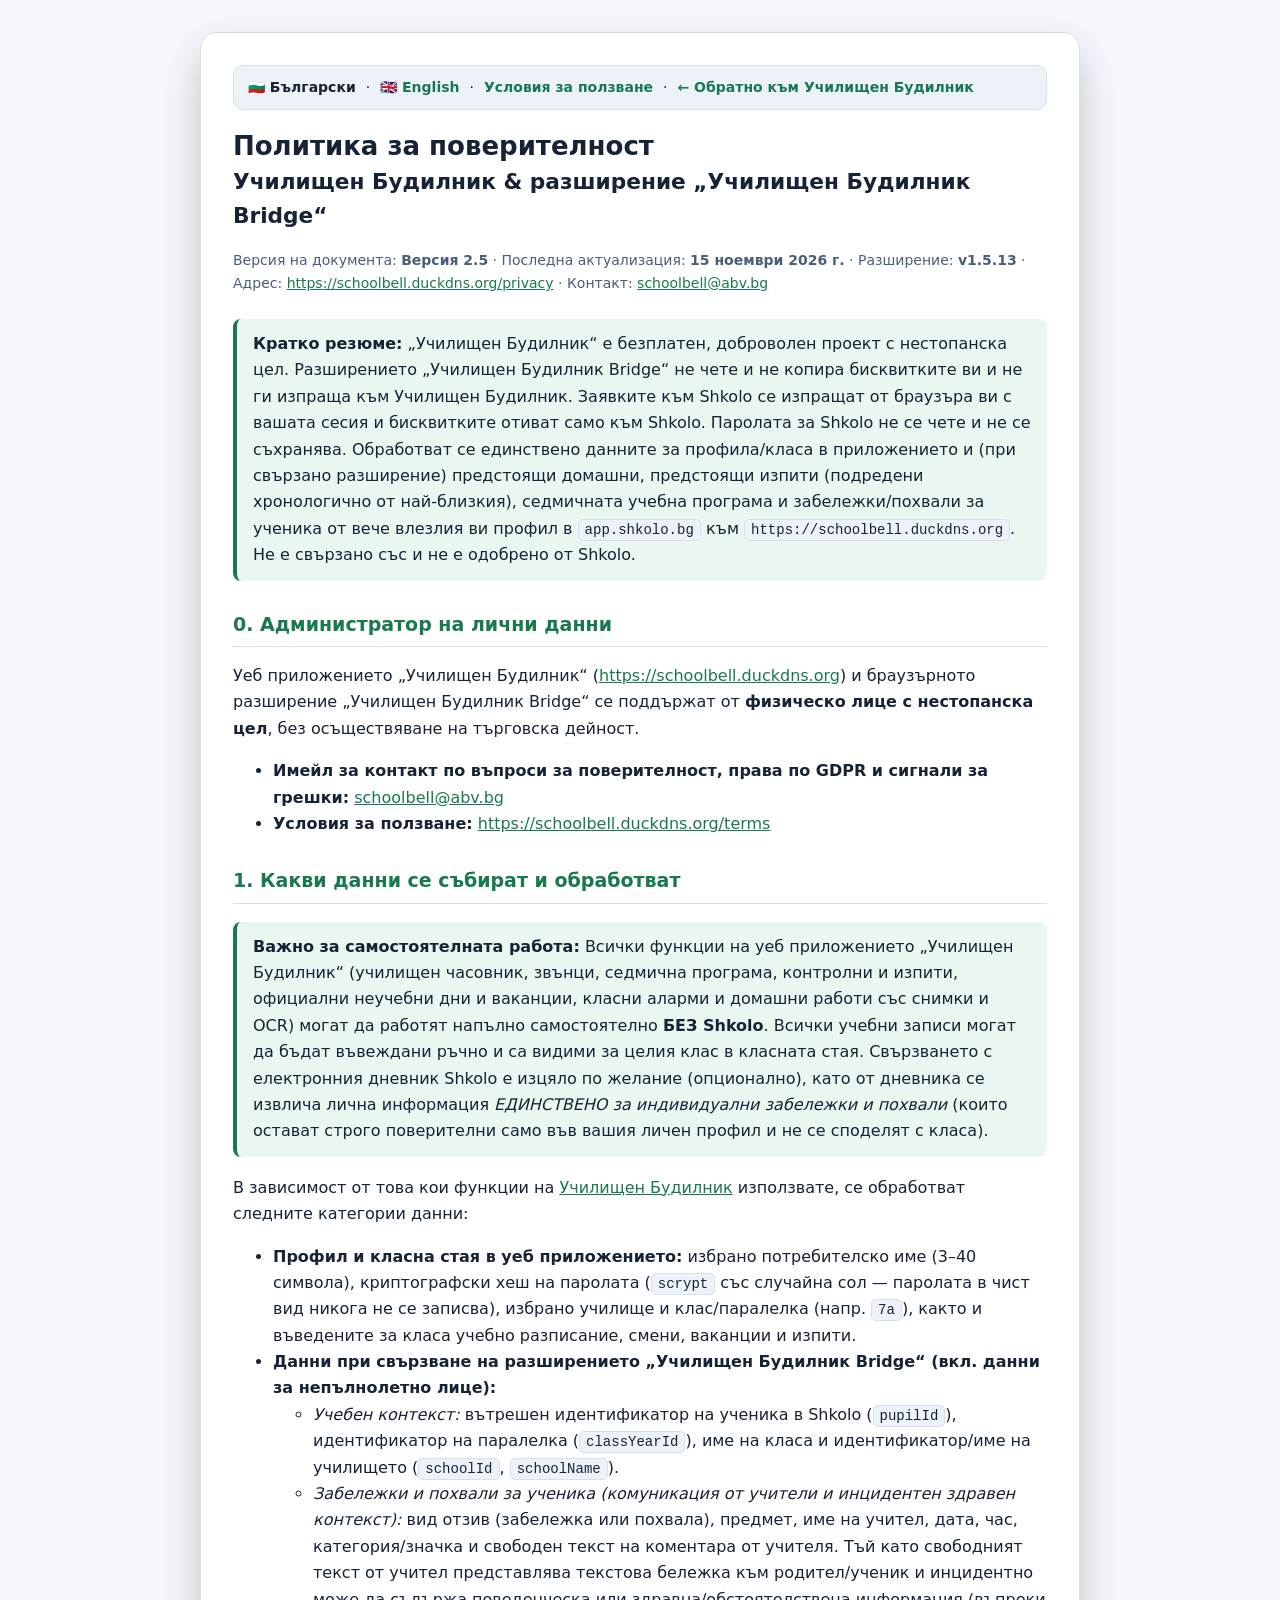
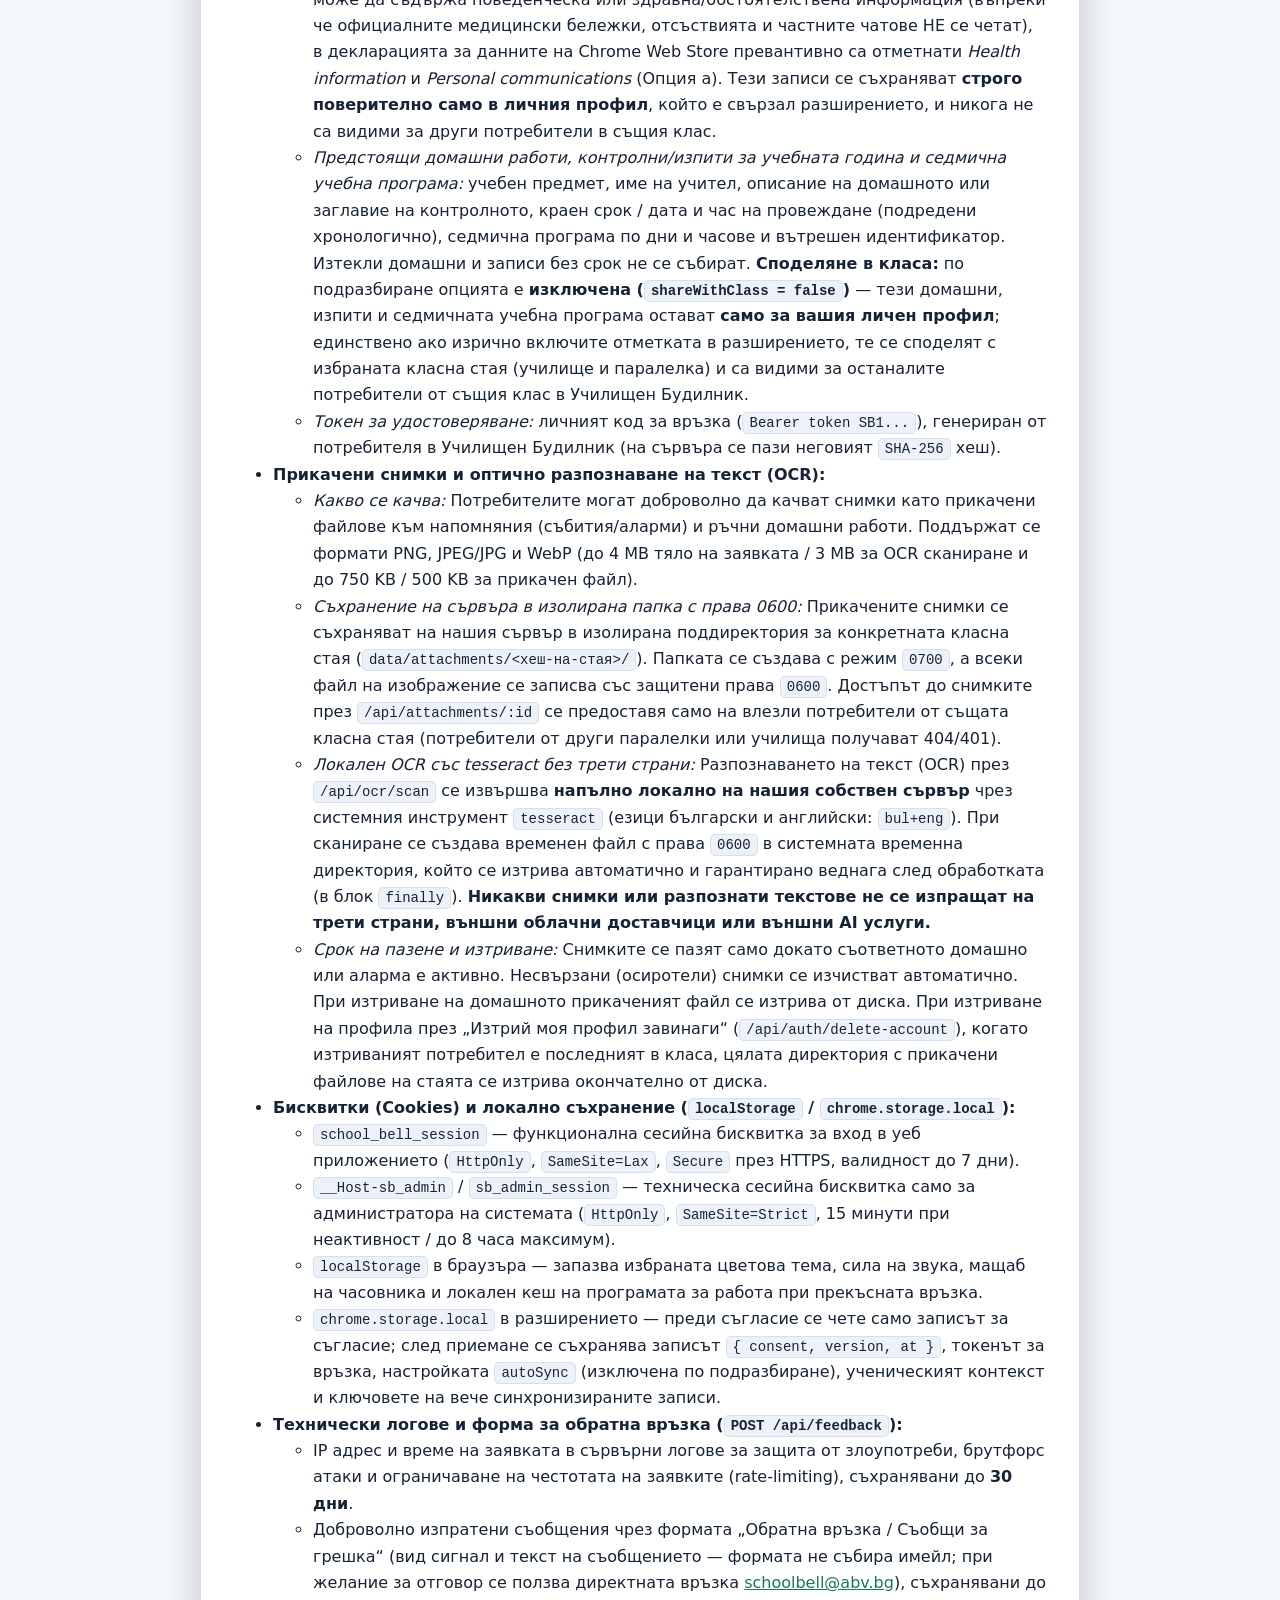
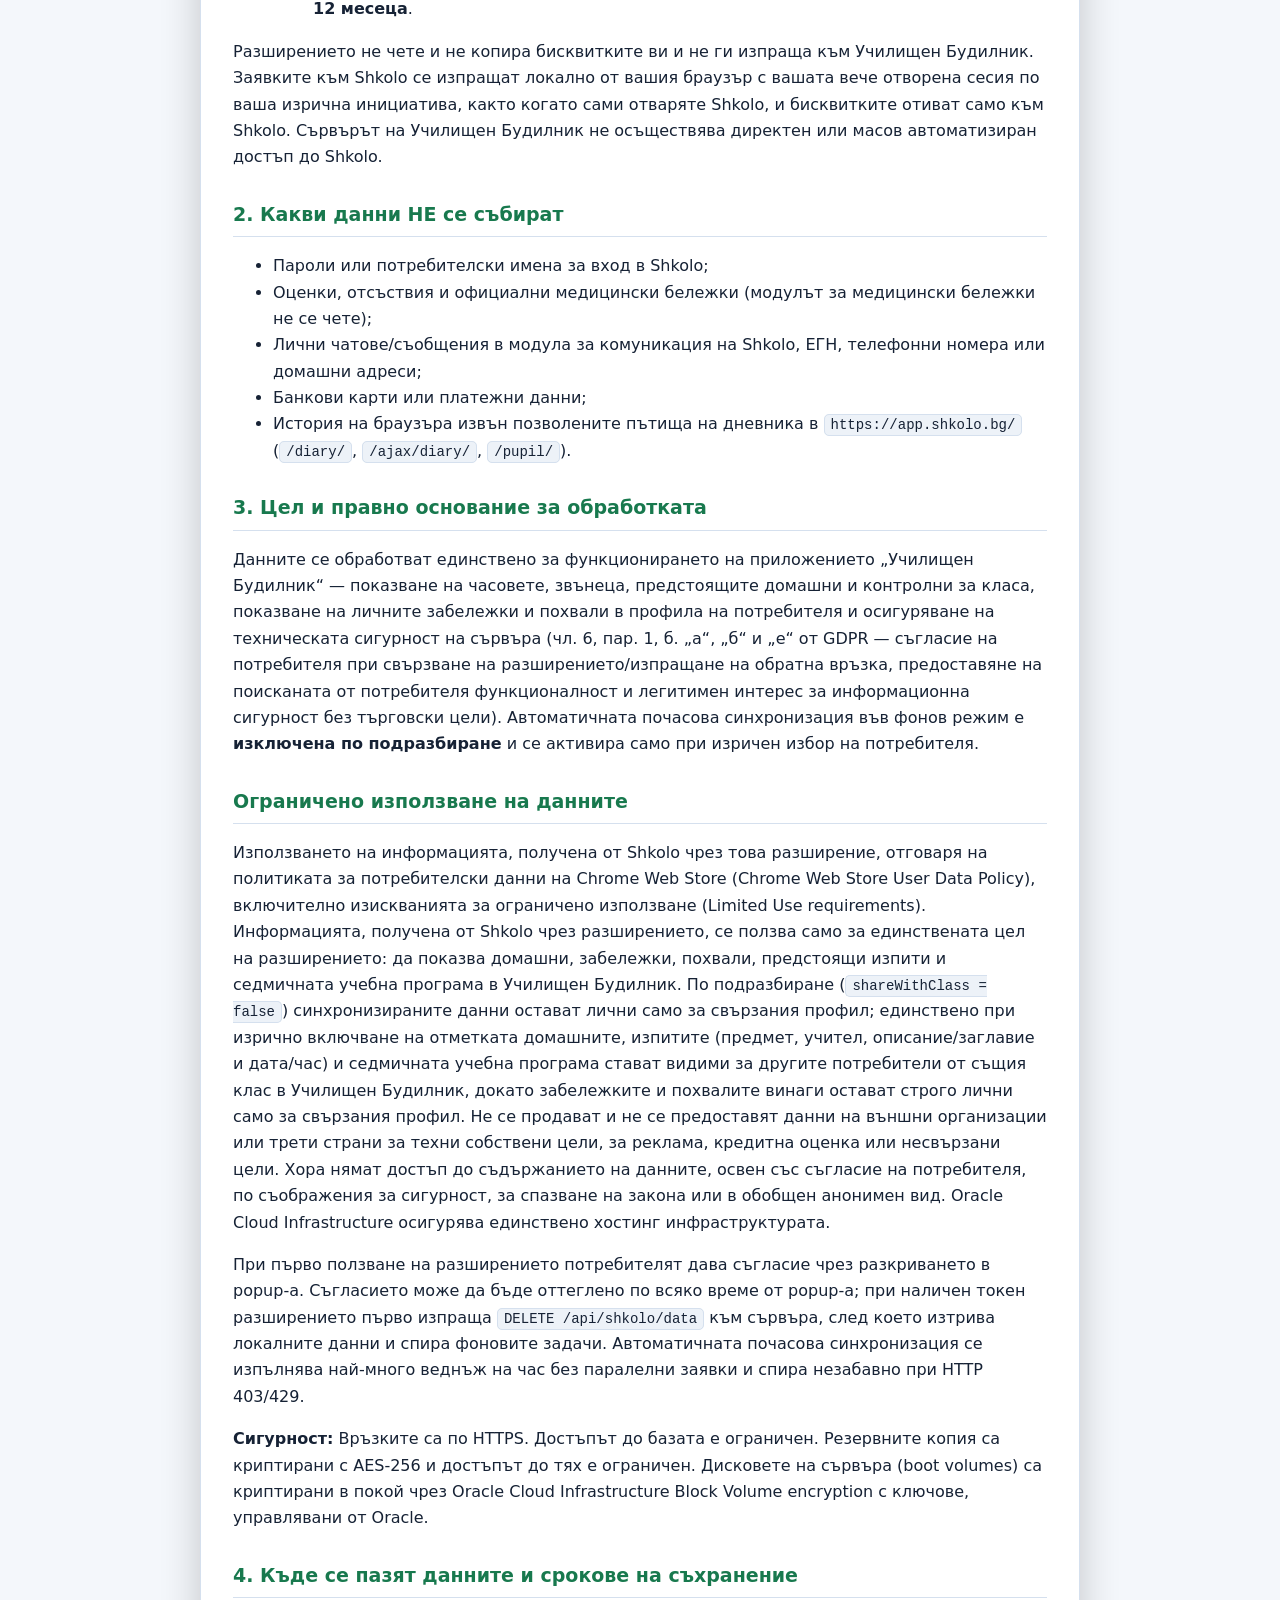
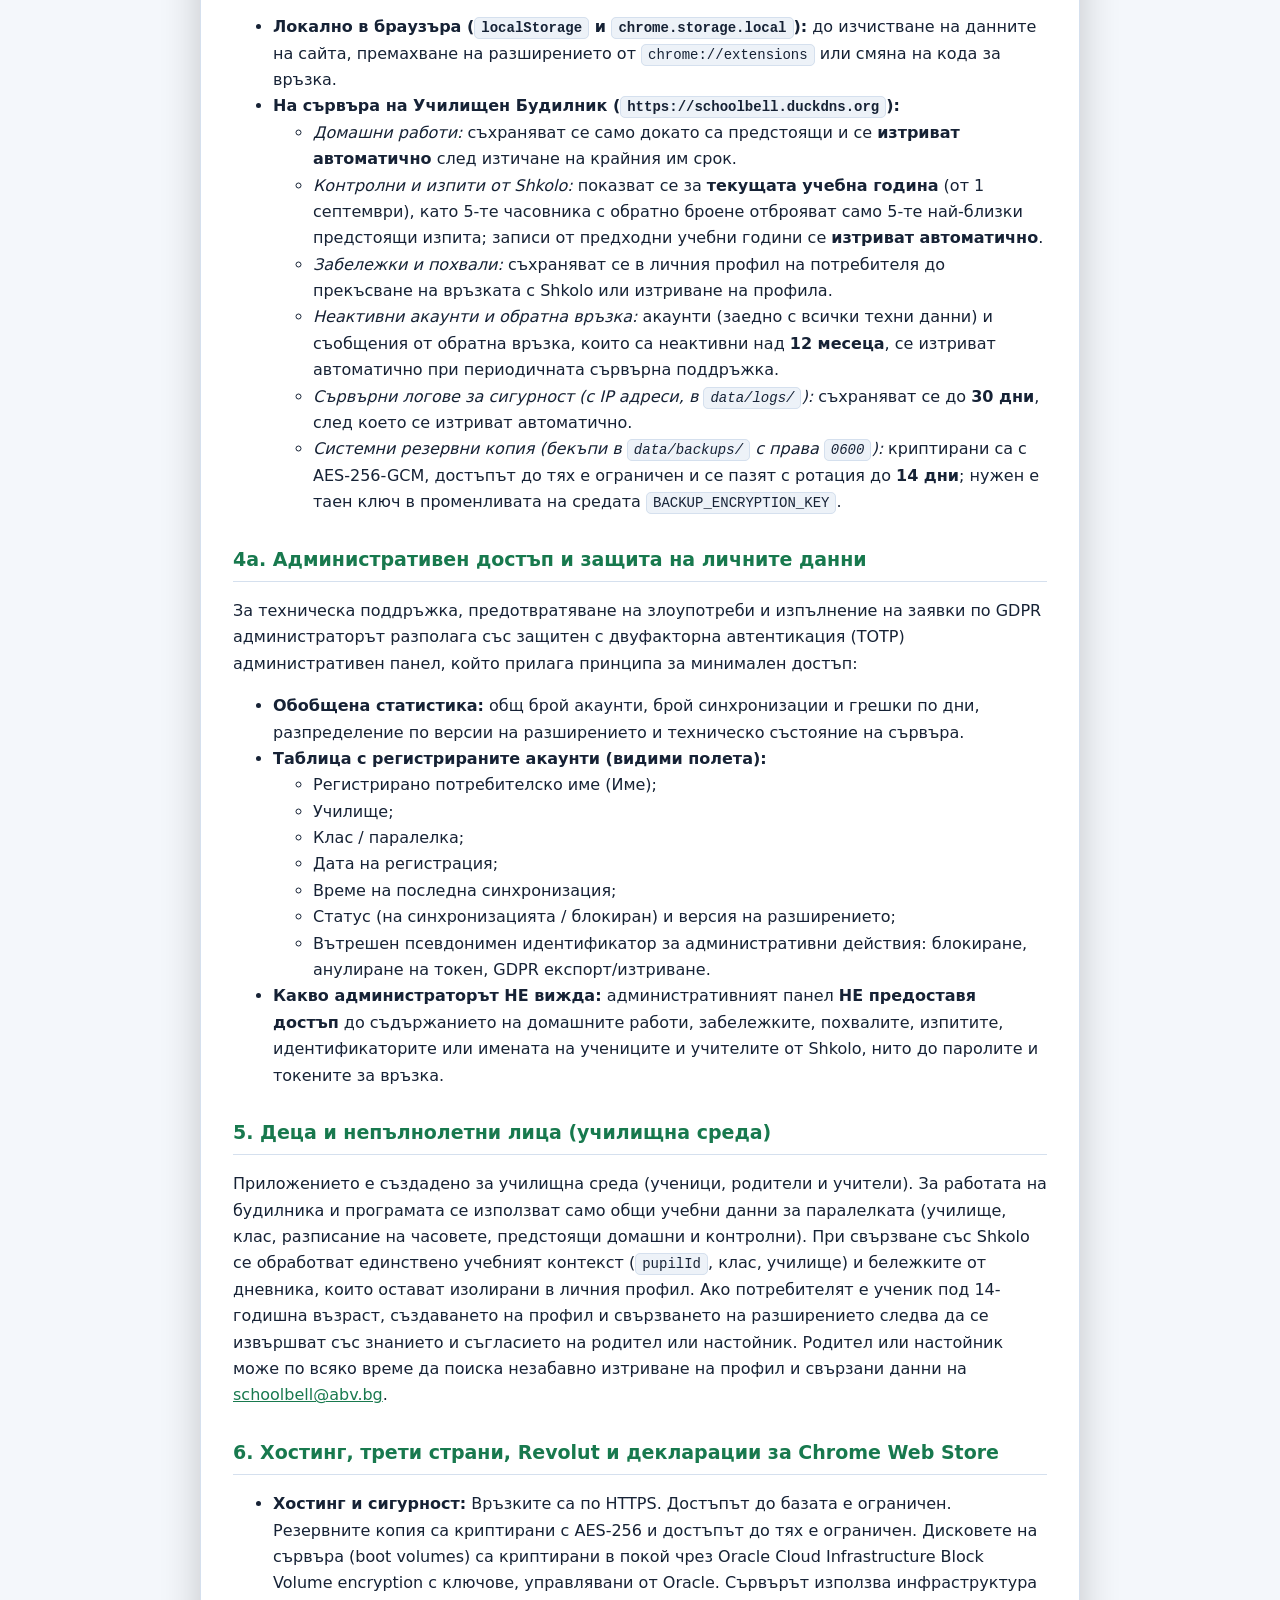
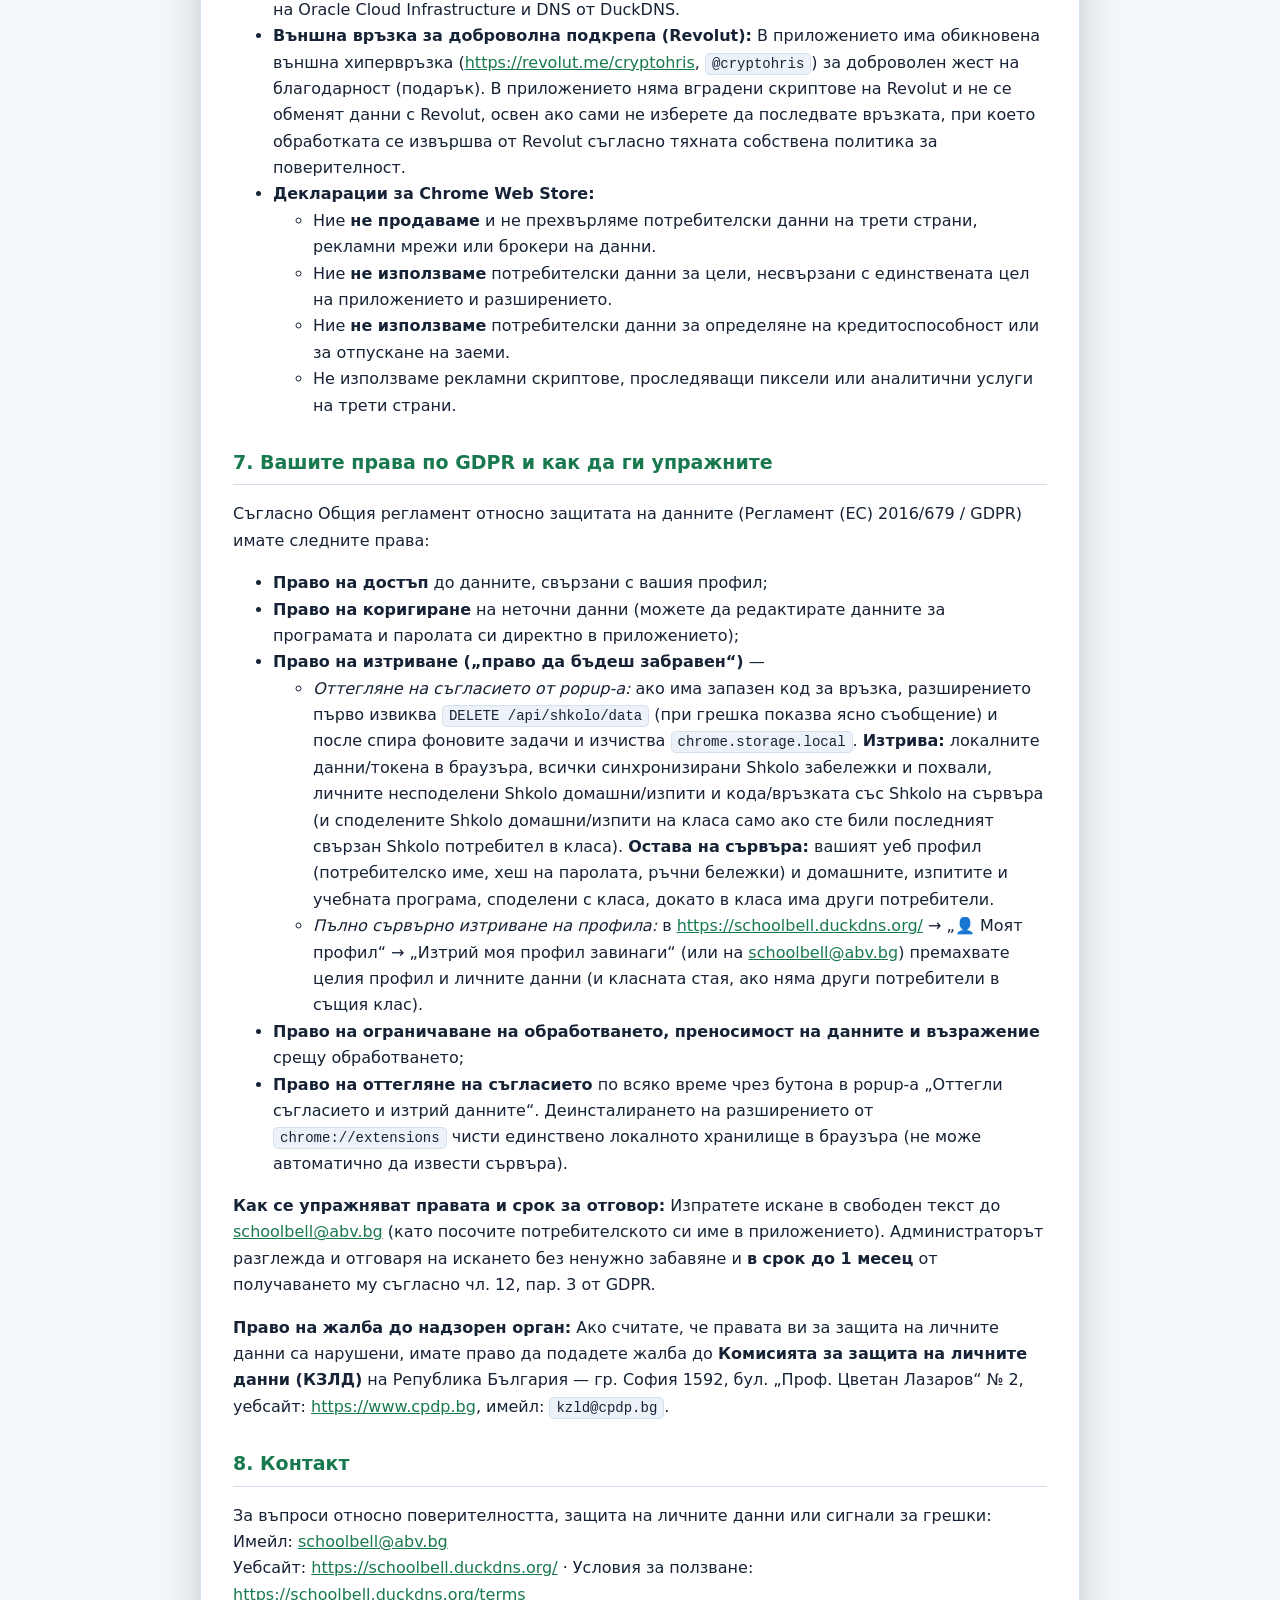
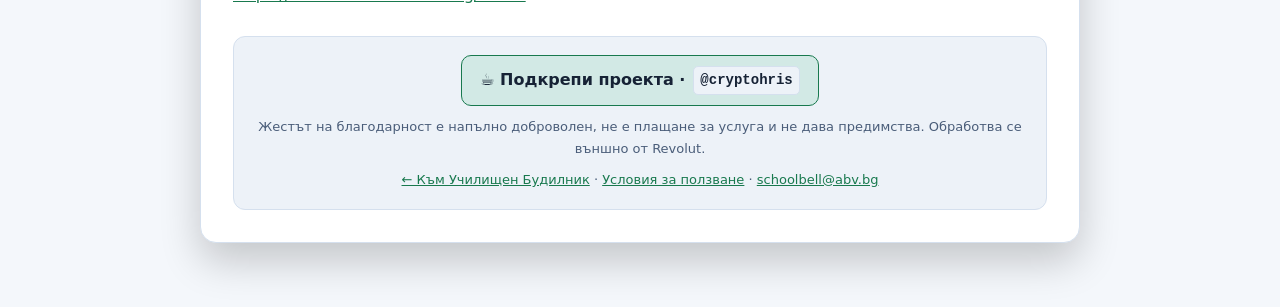
<file: privacy.html>
<!doctype html>
<html lang="bg">
<head>
  <meta charset="utf-8">
  <meta name="viewport" content="width=device-width, initial-scale=1">
  <title>Политика за поверителност · Училищен Будилник &amp; Shkolo Bridge</title>
  <style>
    :root {
      color-scheme: dark light;
      --bg: #0d1420;
      --card: #152033;
      --border: #2a3a52;
      --text: #eef4ff;
      --muted: #a6b8d0;
      --accent: #38b27b;
      --code-bg: #0b111b;
    }
    @media (prefers-color-scheme: light) {
      :root {
        --bg: #f4f7fb;
        --card: #ffffff;
        --border: #d5e0ee;
        --text: #162235;
        --muted: #4a5d79;
        --accent: #18794e;
        --code-bg: #edf2f8;
      }
    }
    * { box-sizing: border-box; }
    body {
      margin: 0;
      padding: 32px 16px 64px;
      background: var(--bg);
      color: var(--text);
      font: 16px/1.65 system-ui, -apple-system, "Segoe UI", Roboto, sans-serif;
    }
    .container {
      max-width: 880px;
      margin: 0 auto;
      background: var(--card);
      border: 1px solid var(--border);
      border-radius: 16px;
      padding: 32px;
      box-shadow: 0 18px 40px rgba(0, 0, 0, .2);
      overflow-wrap: anywhere;
      word-break: break-word;
    }
    h1 { margin-top: 0; font-size: 26px; line-height: 1.3; }
    h2 { margin-top: 28px; font-size: 19px; color: var(--accent); border-bottom: 1px solid var(--border); padding-bottom: 6px; }
    p, li { color: var(--text); }
    .meta { color: var(--muted); font-size: 14px; margin-bottom: 24px; }
    .notice {
      background: rgba(56, 178, 123, .1);
      border-left: 4px solid var(--accent);
      padding: 12px 16px;
      border-radius: 8px;
      margin: 18px 0;
    }
    code {
      background: var(--code-bg);
      border: 1px solid var(--border);
      padding: 2px 6px;
      border-radius: 5px;
      font-size: 14px;
    }
    hr { border: 0; border-top: 1px solid var(--border); margin: 40px 0; }
    a { color: var(--accent); }
    .support-box {
      margin-top: 28px;
      padding: 18px;
      border: 1px solid var(--border);
      border-radius: 12px;
      background: var(--code-bg);
      text-align: center;
    }
    .btn-support {
      display: inline-flex;
      flex-wrap: wrap;
      align-items: center;
      justify-content: center;
      text-align: center;
      max-width: 100%;
      gap: 8px;
      padding: 10px 18px;
      border-radius: 10px;
      border: 1px solid var(--accent);
      background: rgba(56, 178, 123, .15);
      color: var(--text);
      font-weight: 700;
      text-decoration: none;
    }
    .btn-support:hover {
      background: rgba(56, 178, 123, .26);
    }
    .disclaimer-small {
      margin: 10px 0 0 0;
      font-size: 13px;
      color: var(--muted);
    }
    .lang-bar {
      display: flex;
      flex-wrap: wrap;
      gap: 10px;
      align-items: center;
      margin-bottom: 20px;
      padding: 10px 14px;
      border: 1px solid var(--border);
      border-radius: 10px;
      background: var(--code-bg);
      font-size: 14px;
    }
    .lang-bar a {
      text-decoration: none;
      font-weight: 600;
    }
    .lang-bar a:hover {
      text-decoration: underline;
    }
    .lang-en { display: none; }
    body:has(#en:target) .lang-bg,
    html[lang="en"] .lang-bg { display: none; }
    body:has(#en:target) .lang-en,
    html[lang="en"] .lang-en { display: block; }
    @media (max-width: 600px) {
      .container { padding: 20px 16px; }
      h1 { font-size: 22px; }
    }
  </style>
</head>
<body>
  <main class="container">
    <div id="bg" class="lang-pane lang-bg">
    <nav class="lang-bar" aria-label="Език и навигация">
      <strong>🇧🇬 Български</strong>
      <span>·</span>
      <a href="#en" data-set-lang="en">🇬🇧 English</a>
      <span>·</span>
      <a href="/terms">Условия за ползване</a>
      <span>·</span>
      <a href="/?lang=bg">← Обратно към Училищен Будилник</a>
    </nav>
    <h1>Политика за поверителност<br><small>Училищен Будилник &amp; разширение „Училищен Будилник Bridge“</small></h1>
    <p class="meta">
      Версия на документа: <strong>Версия 2.5</strong> ·
      Последна актуализация: <strong>15 ноември 2026 г.</strong> ·
      Разширение: <strong>v1.5.13</strong> ·
      Адрес: <a href="https://schoolbell.duckdns.org/privacy">https://schoolbell.duckdns.org/privacy</a> ·
      Контакт: <a href="mailto:schoolbell@abv.bg">schoolbell@abv.bg</a>
    </p>

    <div class="notice">
      <strong>Кратко резюме:</strong> „Училищен Будилник“ е безплатен, доброволен проект с нестопанска цел. Разширението „Училищен Будилник Bridge“ не чете и не копира бисквитките ви и не ги изпраща към Училищен Будилник. Заявките към Shkolo се изпращат от браузъра ви с вашата сесия и бисквитките отиват само към Shkolo. Паролата за Shkolo не се чете и не се съхранява. Обработват се единствено данните за профила/класа в приложението и (при свързано разширение) предстоящи домашни, предстоящи изпити (подредени хронологично от най-близкия), седмичната учебна програма и забележки/похвали за ученика от вече влезлия ви профил в <code>app.shkolo.bg</code> към <code>https://schoolbell.duckdns.org</code>. Не е свързано със и не е одобрено от Shkolo.
    </div>

    <h2>0. Администратор на лични данни</h2>
    <p>
      Уеб приложението „Училищен Будилник“ (<a href="https://schoolbell.duckdns.org/">https://schoolbell.duckdns.org</a>) и браузърното разширение „Училищен Будилник Bridge“ се поддържат от <strong>физическо лице с нестопанска цел</strong>, без осъществяване на търговска дейност.
    </p>
    <ul>
      <li><strong>Имейл за контакт по въпроси за поверителност, права по GDPR и сигнали за грешки:</strong> <a href="mailto:schoolbell@abv.bg">schoolbell@abv.bg</a></li>
      <li><strong>Условия за ползване:</strong> <a href="/terms">https://schoolbell.duckdns.org/terms</a></li>
    </ul>

    <h2>1. Какви данни се събират и обработват</h2>
    <p class="notice">
      <strong>Важно за самостоятелната работа:</strong> Всички функции на уеб приложението „Училищен Будилник“ (училищен часовник, звънци, седмична програма, контролни и изпити, официални неучебни дни и ваканции, класни аларми и домашни работи със снимки и OCR) могат да работят напълно самостоятелно <strong>БЕЗ Shkolo</strong>. Всички учебни записи могат да бъдат въвеждани ръчно и са видими за целия клас в класната стая. Свързването с електронния дневник Shkolo е изцяло по желание (опционално), като от дневника се извлича лична информация <em>ЕДИНСТВЕНО за индивидуални забележки и похвали</em> (които остават строго поверителни само във вашия личен профил и не се споделят с класа).
    </p>
    <p>В зависимост от това кои функции на <a href="https://schoolbell.duckdns.org/">Училищен Будилник</a> използвате, се обработват следните категории данни:</p>
    <ul>
      <li><strong>Профил и класна стая в уеб приложението:</strong> избрано потребителско име (3–40 символа), криптографски хеш на паролата (<code>scrypt</code> със случайна сол — паролата в чист вид никога не се записва), избрано училище и клас/паралелка (напр. <code>7а</code>), както и въведените за класа учебно разписание, смени, ваканции и изпити.</li>
      <li><strong>Данни при свързване на разширението „Училищен Будилник Bridge“ (вкл. данни за непълнолетно лице):</strong>
        <ul>
          <li><em>Учебен контекст:</em> вътрешен идентификатор на ученика в Shkolo (<code>pupilId</code>), идентификатор на паралелка (<code>classYearId</code>), име на класа и идентификатор/име на училището (<code>schoolId</code>, <code>schoolName</code>).</li>
          <li><em>Забележки и похвали за ученика (комуникация от учители и инцидентен здравен контекст):</em> вид отзив (забележка или похвала), предмет, име на учител, дата, час, категория/значка и свободен текст на коментара от учителя. Тъй като свободният текст от учител представлява текстова бележка към родител/ученик и инцидентно може да съдържа поведенческа или здравна/обстоятелствена информация (въпреки че официалните медицински бележки, отсъствията и частните чатове НЕ се четат), в декларацията за данните на Chrome Web Store превантивно са отметнати <em>Health information</em> и <em>Personal communications</em> (Опция а). Тези записи се съхраняват <strong>строго поверително само в личния профил</strong>, който е свързал разширението, и никога не са видими за други потребители в същия клас.</li>
          <li><em>Предстоящи домашни работи, контролни/изпити за учебната година и седмична учебна програма:</em> учебен предмет, име на учител, описание на домашното или заглавие на контролното, краен срок / дата и час на провеждане (подредени хронологично), седмична програма по дни и часове и вътрешен идентификатор. Изтекли домашни и записи без срок не се събират. <strong>Споделяне в класа:</strong> по подразбиране опцията е <strong>изключена (<code>shareWithClass = false</code>)</strong> — тези домашни, изпити и седмичната учебна програма остават <strong>само за вашия личен профил</strong>; единствено ако изрично включите отметката в разширението, те се споделят с избраната класна стая (училище и паралелка) и са видими за останалите потребители от същия клас в Училищен Будилник.</li>
          <li><em>Токен за удостоверяване:</em> личният код за връзка (<code>Bearer token SB1...</code>), генериран от потребителя в Училищен Будилник (на сървъра се пази неговият <code>SHA-256</code> хеш).</li>
        </ul>
      </li>
      <li><strong>Прикачени снимки и оптично разпознаване на текст (OCR):</strong>
        <ul>
          <li><em>Какво се качва:</em> Потребителите могат доброволно да качват снимки като прикачени файлове към напомняния (събития/аларми) и ръчни домашни работи. Поддържат се формати PNG, JPEG/JPG и WebP (до 4 MB тяло на заявката / 3 MB за OCR сканиране и до 750 KB / 500 KB за прикачен файл).</li>
          <li><em>Съхранение на сървъра в изолирана папка с права 0600:</em> Прикачените снимки се съхраняват на нашия сървър в изолирана поддиректория за конкретната класна стая (<code>data/attachments/&lt;хеш-на-стая&gt;/</code>). Папката се създава с режим <code>0700</code>, а всеки файл на изображение се записва със защитени права <code>0600</code>. Достъпът до снимките през <code>/api/attachments/:id</code> се предоставя само на влезли потребители от същата класна стая (потребители от други паралелки или училища получават 404/401).</li>
          <li><em>Локален OCR със tesseract без трети страни:</em> Разпознаването на текст (OCR) през <code>/api/ocr/scan</code> се извършва <strong>напълно локално на нашия собствен сървър</strong> чрез системния инструмент <code>tesseract</code> (езици български и английски: <code>bul+eng</code>). При сканиране се създава временен файл с права <code>0600</code> в системната временна директория, който се изтрива автоматично и гарантирано веднага след обработката (в блок <code>finally</code>). <strong>Никакви снимки или разпознати текстове не се изпращат на трети страни, външни облачни доставчици или външни AI услуги.</strong></li>
          <li><em>Срок на пазене и изтриване:</em> Снимките се пазят само докато съответното домашно или аларма е активно. Несвързани (осиротели) снимки се изчистват автоматично. При изтриване на домашното прикаченият файл се изтрива от диска. При изтриване на профила през „Изтрий моя профил завинаги“ (<code>/api/auth/delete-account</code>), когато изтриваният потребител е последният в класа, цялата директория с прикачени файлове на стаята се изтрива окончателно от диска.</li>
        </ul>
      </li>
      <li><strong>Бисквитки (Cookies) и локално съхранение (<code>localStorage</code> / <code>chrome.storage.local</code>):</strong>
        <ul>
          <li><code>school_bell_session</code> — функционална сесийна бисквитка за вход в уеб приложението (<code>HttpOnly</code>, <code>SameSite=Lax</code>, <code>Secure</code> през HTTPS, валидност до 7 дни).</li>
          <li><code>__Host-sb_admin</code> / <code>sb_admin_session</code> — техническа сесийна бисквитка само за администратора на системата (<code>HttpOnly</code>, <code>SameSite=Strict</code>, 15 минути при неактивност / до 8 часа максимум).</li>
          <li><code>localStorage</code> в браузъра — запазва избраната цветова тема, сила на звука, мащаб на часовника и локален кеш на програмата за работа при прекъсната връзка.</li>
          <li><code>chrome.storage.local</code> в разширението — преди съгласие се чете само записът за съгласие; след приемане се съхранява записът <code>{ consent, version, at }</code>, токенът за връзка, настройката <code>autoSync</code> (изключена по подразбиране), ученическият контекст и ключовете на вече синхронизираните записи.</li>
        </ul>
      </li>
      <li><strong>Технически логове и форма за обратна връзка (<code>POST /api/feedback</code>):</strong>
        <ul>
          <li>IP адрес и време на заявката в сървърни логове за защита от злоупотреби, брутфорс атаки и ограничаване на честотата на заявките (rate-limiting), съхранявани до <strong>30 дни</strong>.</li>
          <li>Доброволно изпратени съобщения чрез формата „Обратна връзка / Съобщи за грешка“ (вид сигнал и текст на съобщението — формата не събира имейл; при желание за отговор се ползва директната връзка <a href="mailto:schoolbell@abv.bg">schoolbell@abv.bg</a>), съхранявани до <strong>12 месеца</strong>.</li>
        </ul>
      </li>
    </ul>

    <p>Разширението не чете и не копира бисквитките ви и не ги изпраща към Училищен Будилник. Заявките към Shkolo се изпращат локално от вашия браузър с вашата вече отворена сесия по ваша изрична инициатива, както когато сами отваряте Shkolo, и бисквитките отиват само към Shkolo. Сървърът на Училищен Будилник не осъществява директен или масов автоматизиран достъп до Shkolo.</p>

    <h2>2. Какви данни НЕ се събират</h2>
    <ul>
      <li>Пароли или потребителски имена за вход в Shkolo;</li>
      <li>Оценки, отсъствия и официални медицински бележки (модулът за медицински бележки не се чете);</li>
      <li>Лични чатове/съобщения в модула за комуникация на Shkolo, ЕГН, телефонни номера или домашни адреси;</li>
      <li>Банкови карти или платежни данни;</li>
      <li>История на браузъра извън позволените пътища на дневника в <code>https://app.shkolo.bg/</code> (<code>/diary/</code>, <code>/ajax/diary/</code>, <code>/pupil/</code>).</li>
    </ul>

    <h2>3. Цел и правно основание за обработката</h2>
    <p>
      Данните се обработват единствено за функционирането на приложението „Училищен Будилник“ — показване на часовете, звънеца, предстоящите домашни и контролни за класа, показване на личните забележки и похвали в профила на потребителя и осигуряване на техническата сигурност на сървъра (чл. 6, пар. 1, б. „а“, „б“ и „е“ от GDPR — съгласие на потребителя при свързване на разширението/изпращане на обратна връзка, предоставяне на поисканата от потребителя функционалност и легитимен интерес за информационна сигурност без търговски цели). Автоматичната почасова синхронизация във фонов режим е <strong>изключена по подразбиране</strong> и се активира само при изричен избор на потребителя.
    </p>

    <h2>Ограничено използване на данните</h2>
    <p>Използването на информацията, получена от Shkolo чрез това разширение, отговаря на политиката за потребителски данни на Chrome Web Store (Chrome Web Store User Data Policy), включително изискванията за ограничено използване (Limited Use requirements). Информацията, получена от Shkolo чрез разширението, се ползва само за единствената цел на разширението: да показва домашни, забележки, похвали, предстоящи изпити и седмичната учебна програма в Училищен Будилник. По подразбиране (<code>shareWithClass = false</code>) синхронизираните данни остават лични само за свързания профил; единствено при изрично включване на отметката домашните, изпитите (предмет, учител, описание/заглавие и дата/час) и седмичната учебна програма стават видими за другите потребители от същия клас в Училищен Будилник, докато забележките и похвалите винаги остават строго лични само за свързания профил. Не се продават и не се предоставят данни на външни организации или трети страни за техни собствени цели, за реклама, кредитна оценка или несвързани цели. Хора нямат достъп до съдържанието на данните, освен със съгласие на потребителя, по съображения за сигурност, за спазване на закона или в обобщен анонимен вид. Oracle Cloud Infrastructure осигурява единствено хостинг инфраструктурата.</p>
    <p>При първо ползване на разширението потребителят дава съгласие чрез разкриването в popup-а. Съгласието може да бъде оттеглено по всяко време от popup-а; при наличен токен разширението първо изпраща <code>DELETE /api/shkolo/data</code> към сървъра, след което изтрива локалните данни и спира фоновите задачи. Автоматичната почасова синхронизация се изпълнява най-много веднъж на час без паралелни заявки и спира незабавно при HTTP 403/429.</p>
    <p><strong>Сигурност:</strong> Връзките са по HTTPS. Достъпът до базата е ограничен. Резервните копия са криптирани с AES-256 и достъпът до тях е ограничен. Дисковете на сървъра (boot volumes) са криптирани в покой чрез Oracle Cloud Infrastructure Block Volume encryption с ключове, управлявани от Oracle.</p>

    <h2>4. Къде се пазят данните и срокове на съхранение</h2>
    <ul>
      <li><strong>Локално в браузъра (<code>localStorage</code> и <code>chrome.storage.local</code>):</strong> до изчистване на данните на сайта, премахване на разширението от <code>chrome://extensions</code> или смяна на кода за връзка.</li>
      <li><strong>На сървъра на Училищен Будилник (<code>https://schoolbell.duckdns.org</code>):</strong>
        <ul>
          <li><em>Домашни работи:</em> съхраняват се само докато са предстоящи и се <strong>изтриват автоматично</strong> след изтичане на крайния им срок.</li>
          <li><em>Контролни и изпити от Shkolo:</em> показват се за <strong>текущата учебна година</strong> (от 1 септември), като 5-те часовника с обратно броене отброяват само 5-те най-близки предстоящи изпита; записи от предходни учебни години се <strong>изтриват автоматично</strong>.</li>
          <li><em>Забележки и похвали:</em> съхраняват се в личния профил на потребителя до прекъсване на връзката с Shkolo или изтриване на профила.</li>
          <li><em>Неактивни акаунти и обратна връзка:</em> акаунти (заедно с всички техни данни) и съобщения от обратна връзка, които са неактивни над <strong>12 месеца</strong>, се изтриват автоматично при периодичната сървърна поддръжка.</li>
          <li><em>Сървърни логове за сигурност (с IP адреси, в <code>data/logs/</code>):</em> съхраняват се до <strong>30 дни</strong>, след което се изтриват автоматично.</li>
          <li><em>Системни резервни копия (бекъпи в <code>data/backups/</code> с права <code>0600</code>):</em> криптирани са с AES-256-GCM, достъпът до тях е ограничен и се пазят с ротация до <strong>14 дни</strong>; нужен е таен ключ в променливата на средата <code>BACKUP_ENCRYPTION_KEY</code>.</li>
        </ul>
      </li>
    </ul>

    <h2>4а. Административен достъп и защита на личните данни</h2>
    <p>За техническа поддръжка, предотвратяване на злоупотреби и изпълнение на заявки по GDPR администраторът разполага със защитен с двуфакторна автентикация (TOTP) административен панел, който прилага принципа за минимален достъп:</p>
    <ul>
      <li><strong>Обобщена статистика:</strong> общ брой акаунти, брой синхронизации и грешки по дни, разпределение по версии на разширението и техническо състояние на сървъра.</li>
      <li><strong>Таблица с регистрираните акаунти (видими полета):</strong>
        <ul>
          <li>Регистрирано потребителско име (Име);</li>
          <li>Училище;</li>
          <li>Клас / паралелка;</li>
          <li>Дата на регистрация;</li>
          <li>Време на последна синхронизация;</li>
          <li>Статус (на синхронизацията / блокиран) и версия на разширението;</li>
          <li>Вътрешен псевдонимен идентификатор за административни действия: блокиране, анулиране на токен, GDPR експорт/изтриване.</li>
        </ul>
      </li>
      <li><strong>Какво администраторът НЕ вижда:</strong> административният панел <strong>НЕ предоставя достъп</strong> до съдържанието на домашните работи, забележките, похвалите, изпитите, идентификаторите или имената на учениците и учителите от Shkolo, нито до паролите и токените за връзка.</li>
    </ul>

    <h2>5. Деца и непълнолетни лица (училищна среда)</h2>
    <p>
      Приложението е създадено за училищна среда (ученици, родители и учители). За работата на будилника и програмата се използват само общи учебни данни за паралелката (училище, клас, разписание на часовете, предстоящи домашни и контролни). При свързване със Shkolo се обработват единствено учебният контекст (<code>pupilId</code>, клас, училище) и бележките от дневника, които остават изолирани в личния профил. Ако потребителят е ученик под 14-годишна възраст, създаването на профил и свързването на разширението следва да се извършват със знанието и съгласието на родител или настойник. Родител или настойник може по всяко време да поиска незабавно изтриване на профил и свързани данни на <a href="mailto:schoolbell@abv.bg">schoolbell@abv.bg</a>.
    </p>

    <h2>6. Хостинг, трети страни, Revolut и декларации за Chrome Web Store</h2>
    <ul>
      <li><strong>Хостинг и сигурност:</strong> Връзките са по HTTPS. Достъпът до базата е ограничен. Резервните копия са криптирани с AES-256 и достъпът до тях е ограничен. Дисковете на сървъра (boot volumes) са криптирани в покой чрез Oracle Cloud Infrastructure Block Volume encryption с ключове, управлявани от Oracle. Сървърът използва инфраструктура на Oracle Cloud Infrastructure и DNS от DuckDNS.</li>
      <li><strong>Външна връзка за доброволна подкрепа (Revolut):</strong> В приложението има обикновена външна хипервръзка (<a href="https://revolut.me/cryptohris" target="_blank" rel="noopener noreferrer">https://revolut.me/cryptohris</a>, <code>@cryptohris</code>) за доброволен жест на благодарност (подарък). В приложението няма вградени скриптове на Revolut и не се обменят данни с Revolut, освен ако сами не изберете да последвате връзката, при което обработката се извършва от Revolut съгласно тяхната собствена политика за поверителност.</li>
      <li><strong>Декларации за Chrome Web Store:</strong>
        <ul>
          <li>Ние <strong>не продаваме</strong> и не прехвърляме потребителски данни на трети страни, рекламни мрежи или брокери на данни.</li>
          <li>Ние <strong>не използваме</strong> потребителски данни за цели, несвързани с единствената цел на приложението и разширението.</li>
          <li>Ние <strong>не използваме</strong> потребителски данни за определяне на кредитоспособност или за отпускане на заеми.</li>
          <li>Не използваме рекламни скриптове, проследяващи пиксели или аналитични услуги на трети страни.</li>
        </ul>
      </li>
    </ul>

    <h2 id="delete-account">7. Вашите права по GDPR и как да ги упражните</h2>
    <p>Съгласно Общия регламент относно защитата на данните (Регламент (ЕС) 2016/679 / GDPR) имате следните права:</p>
    <ul>
      <li><strong>Право на достъп</strong> до данните, свързани с вашия профил;</li>
      <li><strong>Право на коригиране</strong> на неточни данни (можете да редактирате данните за програмата и паролата си директно в приложението);</li>
      <li><strong>Право на изтриване („право да бъдеш забравен“)</strong> —
        <ul>
          <li><em>Оттегляне на съгласието от popup-а:</em> ако има запазен код за връзка, разширението първо извиква <code>DELETE /api/shkolo/data</code> (при грешка показва ясно съобщение) и после спира фоновите задачи и изчиства <code>chrome.storage.local</code>. <strong>Изтрива:</strong> локалните данни/токена в браузъра, всички синхронизирани Shkolo забележки и похвали, личните несподелени Shkolo домашни/изпити и кода/връзката със Shkolo на сървъра (и споделените Shkolo домашни/изпити на класа само ако сте били последният свързан Shkolo потребител в класа). <strong>Остава на сървъра:</strong> вашият уеб профил (потребителско име, хеш на паролата, ръчни бележки) и домашните, изпитите и учебната програма, споделени с класа, докато в класа има други потребители.</li>
          <li><em>Пълно сървърно изтриване на профила:</em> в <a href="https://schoolbell.duckdns.org/">https://schoolbell.duckdns.org/</a> → „👤 Моят профил“ → „Изтрий моя профил завинаги“ (или на <a href="mailto:schoolbell@abv.bg">schoolbell@abv.bg</a>) премахвате целия профил и личните данни (и класната стая, ако няма други потребители в същия клас).</li>
        </ul>
      </li>
      <li><strong>Право на ограничаване на обработването, преносимост на данните и възражение</strong> срещу обработването;</li>
      <li><strong>Право на оттегляне на съгласието</strong> по всяко време чрез бутона в popup-а „Оттегли съгласието и изтрий данните“. Деинсталирането на разширението от <code>chrome://extensions</code> чисти единствено локалното хранилище в браузъра (не може автоматично да извести сървъра).</li>
    </ul>
    <p>
      <strong>Как се упражняват правата и срок за отговор:</strong> Изпратете искане в свободен текст до <a href="mailto:schoolbell@abv.bg">schoolbell@abv.bg</a> (като посочите потребителското си име в приложението). Администраторът разглежда и отговаря на искането без ненужно забавяне и <strong>в срок до 1 месец</strong> от получаването му съгласно чл. 12, пар. 3 от GDPR.
    </p>
    <p>
      <strong>Право на жалба до надзорен орган:</strong> Ако считате, че правата ви за защита на личните данни са нарушени, имате право да подадете жалба до <strong>Комисията за защита на личните данни (КЗЛД)</strong> на Република България — гр. София 1592, бул. „Проф. Цветан Лазаров“ № 2, уебсайт: <a href="https://www.cpdp.bg" target="_blank" rel="noopener noreferrer">https://www.cpdp.bg</a>, имейл: <code>kzld@cpdp.bg</code>.
    </p>

    <h2>8. Контакт</h2>
    <p>
      За въпроси относно поверителността, защита на личните данни или сигнали за грешки:<br>
      Имейл: <a href="mailto:schoolbell@abv.bg">schoolbell@abv.bg</a><br>
      Уебсайт: <a href="https://schoolbell.duckdns.org/">https://schoolbell.duckdns.org/</a> ·
      Условия за ползване: <a href="/terms">https://schoolbell.duckdns.org/terms</a>
    </p>

    <div class="support-box">
      <a class="btn-support" href="https://revolut.me/cryptohris" target="_blank" rel="noopener noreferrer">
        ☕ Подкрепи проекта · <code>@cryptohris</code>
      </a>
      <p class="disclaimer-small">
        Жестът на благодарност е напълно доброволен, не е плащане за услуга и не дава предимства. Обработва се външно от Revolut.
      </p>
      <p class="disclaimer-small">
        <a href="/?lang=bg">← Към Училищен Будилник</a> ·
        <a href="/terms">Условия за ползване</a> ·
        <a href="mailto:schoolbell@abv.bg">schoolbell@abv.bg</a>
      </p>
    </div>
    </div>

    <div id="en" class="lang-pane lang-en">
    <nav class="lang-bar" aria-label="Language and navigation">
      <a href="#bg" data-set-lang="bg">🇧🇬 Български</a>
      <span>·</span>
      <strong>🇬🇧 English</strong>
      <span>·</span>
      <a href="/terms#en">Terms of Service</a>
      <span>·</span>
      <a href="/?lang=en">← Back to School Bell</a>
    </nav>
    <h1>Privacy Policy<br><small>School Bell &amp; “School Bell Bridge” Chrome Extension</small></h1>
    <p class="meta">
      Document version: <strong>Version 2.5</strong> ·
      Last updated: <strong>November 15, 2026</strong> ·
      Extension: <strong>v1.5.13</strong> ·
      URL: <a href="https://schoolbell.duckdns.org/privacy#en">https://schoolbell.duckdns.org/privacy#en</a> ·
      Contact: <a href="mailto:schoolbell@abv.bg">schoolbell@abv.bg</a>
    </p>

    <div class="notice">
      <strong>Quick Summary:</strong> “School Bell” is a free, volunteer, non-profit educational project. The “School Bell Bridge” extension does not read or copy your Shkolo cookies and does not send them to School Bell. Requests to Shkolo are sent locally by your browser using your already-open session, and cookies go only to Shkolo. Your Shkolo password is never read or stored. Only your app profile/class data and (when the extension is connected with your explicit consent) upcoming homework, upcoming scheduled exams, weekly class timetable, and student remarks/praises from your logged-in <code>app.shkolo.bg</code> profile are processed at <code>https://schoolbell.duckdns.org</code>. Independent and not affiliated with or endorsed by Shkolo.
    </div>

    <h2>0. Data Controller</h2>
    <p>
      The “School Bell” web application (<a href="https://schoolbell.duckdns.org/?lang=en">https://schoolbell.duckdns.org</a>) and the “School Bell Bridge” browser extension are maintained by an <strong>individual developer on a non-profit basis</strong>, with no commercial activity.
    </p>
    <ul>
      <li><strong>Contact email for privacy, GDPR rights, and bug reports:</strong> <a href="mailto:schoolbell@abv.bg">schoolbell@abv.bg</a></li>
      <li><strong>Terms of Service:</strong> <a href="/terms#en">https://schoolbell.duckdns.org/terms#en</a></li>
    </ul>

    <h2>1. Categories of Data Processed</h2>
    <p class="notice">
      <strong>Important Standalone Operation Note:</strong> All features of the “School Bell” web application (school clock, ringtone bells, weekly timetable, exams, official non-attendance days/vacations, class alarms, and homework with photos and local OCR) function completely standalone <strong>WITHOUT Shkolo</strong>. All records can be entered manually and shared with classmates in the class room. Connecting with the Shkolo electronic diary via the extension is entirely optional; from Shkolo, private personal data is collected <em>ONLY for individual student remarks and praises</em> (which remain strictly private to the linking account and are never shared with classmates).
    </p>
    <ul>
      <li><strong>Web Application Profile &amp; Class Room:</strong> chosen username (3–40 characters), cryptographic password hash (<code>scrypt</code> with random salt — plaintext passwords are never stored), selected school and grade/section (e.g. <code>7a</code>), and class timetable, shifts, vacations, and exams.</li>
      <li><strong>Data When Connecting the “School Bell Bridge” Extension (including Minor's Data, Personal Communications &amp; Incidental Health Context):</strong>
        <ul>
          <li><em>Student Diary Context:</em> internal Shkolo student ID (<code>pupilId</code>), class year ID (<code>classYearId</code>), class name, and school ID/name (<code>schoolId</code>, <code>schoolName</code>).</li>
          <li><em>Student Remarks &amp; Praises:</em> feedback type (remark or praise), subject, teacher name, date, time, category badge, and free-text teacher comment. Because teacher remarks/praises are free-text notes that may incidentally contain behavioral, teacher-to-parent communication, or health-related context (even though medical excuse notes, absences, grades, and Shkolo private chats are never read), Chrome Web Store Data Usage conservatively declares <em>Health information</em> and <em>Personal communications</em> (Option a). These records stay <strong>strictly private</strong> to the individual linking account and are never shared with classmates.</li>
          <li><em>Upcoming Homework, Scheduled Exams &amp; Weekly Timetable:</em> subject, teacher name, homework description or exam title, due date / exam date and time (ordered chronologically), and weekly timetable by day and period. Expired homework and entries without a due date are not collected. <strong>Class Sharing:</strong> <em>Share with class</em> (<code>shareWithClass</code>) is <strong>OFF by default</strong>, so synced homework, exams, and weekly timetable remain <strong>strictly private to your personal profile</strong> unless you explicitly enable class sharing in the extension (which shares them only with users registered in the same school and class).</li>
          <li><em>Authentication Token:</em> your personal connection code (<code>Bearer token SB1...</code>) generated in School Bell (only its <code>SHA-256</code> hash is stored on the server).</li>
        </ul>
      </li>
      <li><strong>Photo Attachments &amp; Local Optical Character Recognition (OCR):</strong>
        <ul>
          <li><em>What is uploaded:</em> Users may optionally upload photos attached to reminders (events/custom alarms) and manual homework entries. Supported formats are PNG, JPEG/JPG, and WebP (up to 4 MB body / 3 MB decoded for OCR scan, and up to 750 KB body / 500 KB decoded for attachments).</li>
          <li><em>Server storage in isolated folder with mode 0600:</em> Uploaded attachments are stored on our server in an isolated subfolder dedicated to the specific class room (<code>data/attachments/&lt;room-hash&gt;/</code>). The directory is created with <code>0700</code> permissions, and each file is saved with strict <code>0600</code> permissions. Access via <code>/api/attachments/:id</code> requires active authentication within the same class room (requests from other classes or unauthenticated clients return 404/401).</li>
          <li><em>Local OCR with tesseract — no third parties:</em> Text recognition through <code>/api/ocr/scan</code> is performed <strong>strictly locally on our own server</strong> using <code>tesseract</code> (Bulgarian + English models: <code>bul+eng</code>). During scanning, a temporary file with mode <code>0600</code> is written to the system temporary directory and unlinked immediately upon completion (in a <code>finally</code> block). <strong>No images or extracted texts are ever sent to third parties, external cloud providers, or third-party AI APIs.</strong></li>
          <li><em>Retention &amp; Deletion:</em> Photos are retained only as long as the linked homework or alarm is active. Unreferenced attachment files are cleaned up automatically. Deleting a homework item permanently deletes its attached photo. When an account is deleted via “Permanently Delete My Account” (<code>/api/auth/delete-account</code>), if the user was the last user in that class room, the entire room attachments directory is permanently deleted from disk.</li>
        </ul>
      </li>
      <li><strong>Cookies &amp; Local Storage (<code>localStorage</code> / <code>chrome.storage.local</code>):</strong>
        <ul>
          <li><code>school_bell_session</code> — functional session cookie for web app sign-in (<code>HttpOnly</code>, <code>SameSite=Lax</code>, <code>Secure</code> over HTTPS, valid up to 7 days).</li>
          <li><code>__Host-sb_admin</code> / <code>sb_admin_session</code> — technical session cookie for the system administrator only (<code>HttpOnly</code>, <code>SameSite=Strict</code>, 15-minute idle timeout / 8-hour max).</li>
          <li><code>localStorage</code> — stores selected theme, language preference, volume, clock scale, and offline schedule cache.</li>
          <li><code>chrome.storage.local</code> — before consent is granted, only the consent state is checked; after consent, stores <code>{ consent, version, at }</code>, connection token, <code>autoSync</code> setting (off by default), <code>shareWithClass</code> (off by default), student context, and synced item keys.</li>
        </ul>
      </li>
      <li><strong>Technical Security Logs &amp; Feedback Form (<code>POST /api/feedback</code>):</strong>
        <ul>
          <li>IP address and request timestamp in server security logs for abuse prevention, brute-force protection, and rate-limiting, retained for up to <strong>30 days</strong>.</li>
          <li>Voluntary feedback messages submitted via the feedback form (category and message text — no email address is collected by the form), retained for up to <strong>12 months</strong>.</li>
        </ul>
      </li>
    </ul>

    <h2>2. Data We Do NOT Collect</h2>
    <ul>
      <li>Shkolo login usernames or passwords;</li>
      <li>Grades, absences, or official medical excuse notes (the medical notes module is never accessed);</li>
      <li>Private chat messages in Shkolo’s messaging module, national ID numbers (EGN), phone numbers, or home addresses;</li>
      <li>Bank card or payment details;</li>
      <li>Browsing history outside the allowed Shkolo diary paths on <code>https://app.shkolo.bg/</code> (<code>/diary/</code>, <code>/ajax/diary/</code>, <code>/pupil/</code>).</li>
    </ul>

    <h2>3. Purpose, Legal Basis &amp; Limited Use</h2>
    <p>The use of information received from Shkolo through this extension adheres to the Chrome Web Store User Data Policy, including the Limited Use requirements. Information received from Shkolo through the extension is used only for its single purpose: displaying the weekly class timetable, homework, remarks, praises, and upcoming exams in School Bell (kept private to the linking account by default via <code>shareWithClass = false</code>, or visible to classmates in the same linked class only if explicitly enabled by the user, with remarks/praises always strictly private). Legal basis under GDPR: Art. 6(1)(a) (explicit consent when linking the extension), Art. 6(1)(b) (providing the user-requested service), and Art. 6(1)(f) (information security without commercial purposes). Background hourly auto-sync is <strong>OFF by default</strong> (runs at most once per hour with no parallel requests when enabled, and stops immediately on HTTP 403/429).</p>
    <p>No user data is sold or transferred to external third-party organizations for their own purposes, advertising, credit scoring, or unrelated purposes. People do not access data contents except with the user's consent, for security reasons, to comply with the law, or in aggregated anonymous form. Oracle Cloud Infrastructure provides hosting infrastructure only.</p>

    <h2>4. Storage, Retention, Security &amp; Admin Scope</h2>
    <ul>
      <li><strong>Encryption &amp; Security:</strong> Connections use HTTPS. Database access is restricted. Backups in <code>data/backups/</code> (mode <code>0600</code>) are encrypted with AES-256-GCM (retained up to <strong>14 days</strong>). Server boot volumes are encrypted at rest using Oracle Cloud Infrastructure Block Volume encryption with Oracle-managed keys.</li>
      <li><strong>Retention Periods:</strong> Expired homework is automatically purged; synced Shkolo exams are kept for the current school year (starting September 1) and prior-year records are purged; security logs are kept up to <strong>30 days</strong>; inactive accounts and feedback up to <strong>12 months</strong>.</li>
      <li><strong>Minimal Admin Access:</strong> Besides aggregate statistics, the TOTP-protected admin panel displays only registered username, school, class, registration date, last sync timestamp, sync/block status, and extension version (plus an internal pseudonymous ID for support/GDPR actions). It never provides access to homework, remarks, praises, exam contents, Shkolo student IDs, passwords, or connection tokens.</li>
    </ul>

    <h2>5. Children &amp; Minors (School Environment)</h2>
    <p>If a user is a student under 14 years of age, account creation and extension linking should be performed with the knowledge and consent of a parent or legal guardian. A parent or guardian may request immediate deletion of an account and all associated data at any time by emailing <a href="mailto:schoolbell@abv.bg">schoolbell@abv.bg</a>.</p>

    <h2>6. Your GDPR Rights, Consent Withdrawal &amp; Account Deletion</h2>
    <ul>
      <li><strong>Rights of Access, Rectification, Restriction, Portability &amp; Objection:</strong> Contact <a href="mailto:schoolbell@abv.bg">schoolbell@abv.bg</a> (responses provided within <strong>1 month</strong> under Art. 12(3) GDPR). Supervisory authority: Bulgarian Commission for Personal Data Protection (CPDP, <a href="https://www.cpdp.bg" target="_blank" rel="noopener noreferrer">https://www.cpdp.bg</a>, <code>kzld@cpdp.bg</code>).</li>
      <li><strong>Consent Withdrawal in Extension Popup:</strong> Clicking <em>“Withdraw consent and delete data”</em> in the popup first calls <code>DELETE /api/shkolo/data</code> if a token is stored (displaying a clear error if it fails) before stopping alarms/offscreen tasks and clearing <code>chrome.storage.local</code>. <strong>Deletes:</strong> local browser data/token, all synced Shkolo remarks/praises, unshared personal Shkolo homework/exams, and the server Shkolo token binding (plus shared class Shkolo homework/exams only if you are the last linked member in the class). <strong>Remains on server:</strong> your School Bell web profile and already-shared class homework/exams/schedule if other classmates use the class room.</li>
      <li><strong>Complete Server Account Deletion:</strong> In <a href="https://schoolbell.duckdns.org/?lang=en">https://schoolbell.duckdns.org/</a> → “👤 My Profile” → “Permanently Delete My Account” (or via <a href="mailto:schoolbell@abv.bg">schoolbell@abv.bg</a>).</li>
    </ul>

    <div class="support-box">
      <a class="btn-support" href="https://revolut.me/cryptohris" target="_blank" rel="noopener noreferrer">
        ☕ Support the Project · <code>@cryptohris</code>
      </a>
      <p class="disclaimer-small">
        Voluntary tips are completely optional, not payments for service, and grant no special features. Processed externally by Revolut.
      </p>
      <p class="disclaimer-small">
        <a href="/?lang=en">← Back to School Bell</a> ·
        <a href="/terms#en">Terms of Service</a> ·
        <a href="mailto:schoolbell@abv.bg">schoolbell@abv.bg</a>
      </p>
    </div>
    </div>
  </main>
  <script src="app.js?v=57"></script>
</body>
</html>
</file>
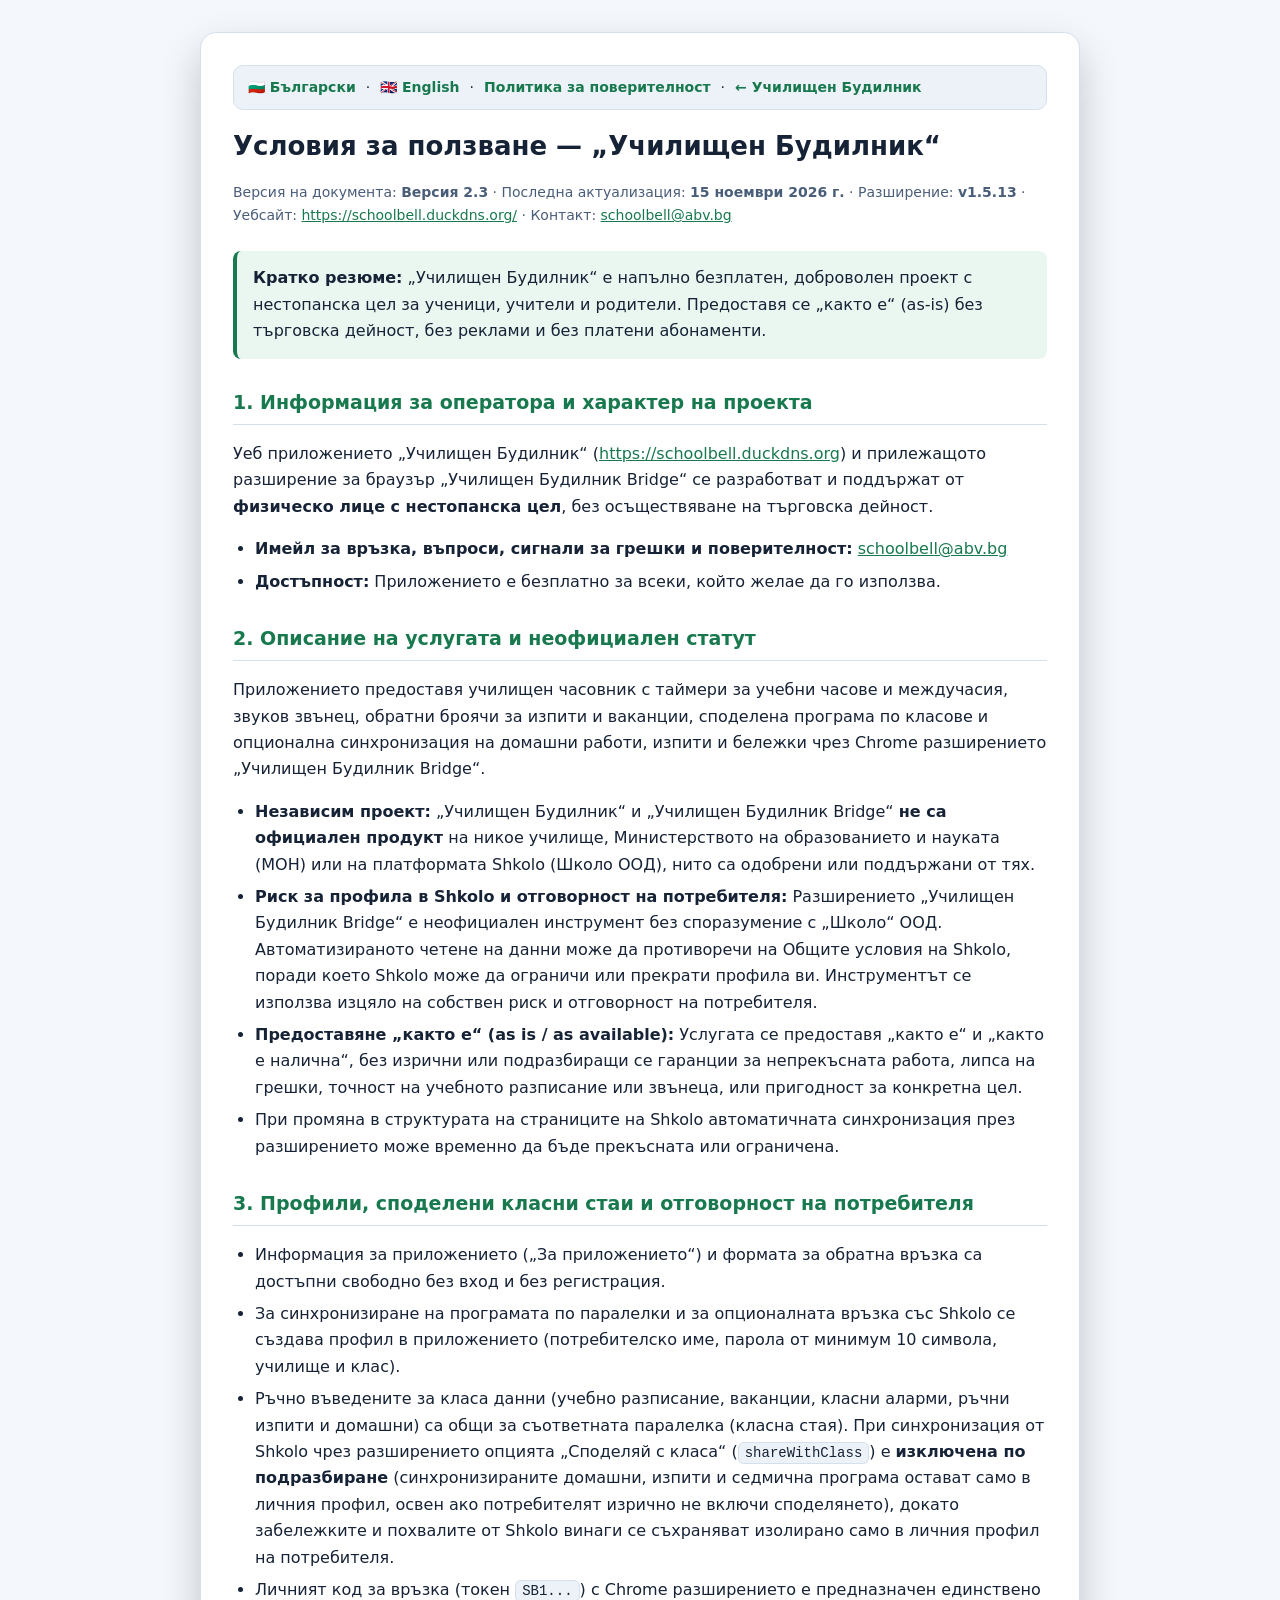
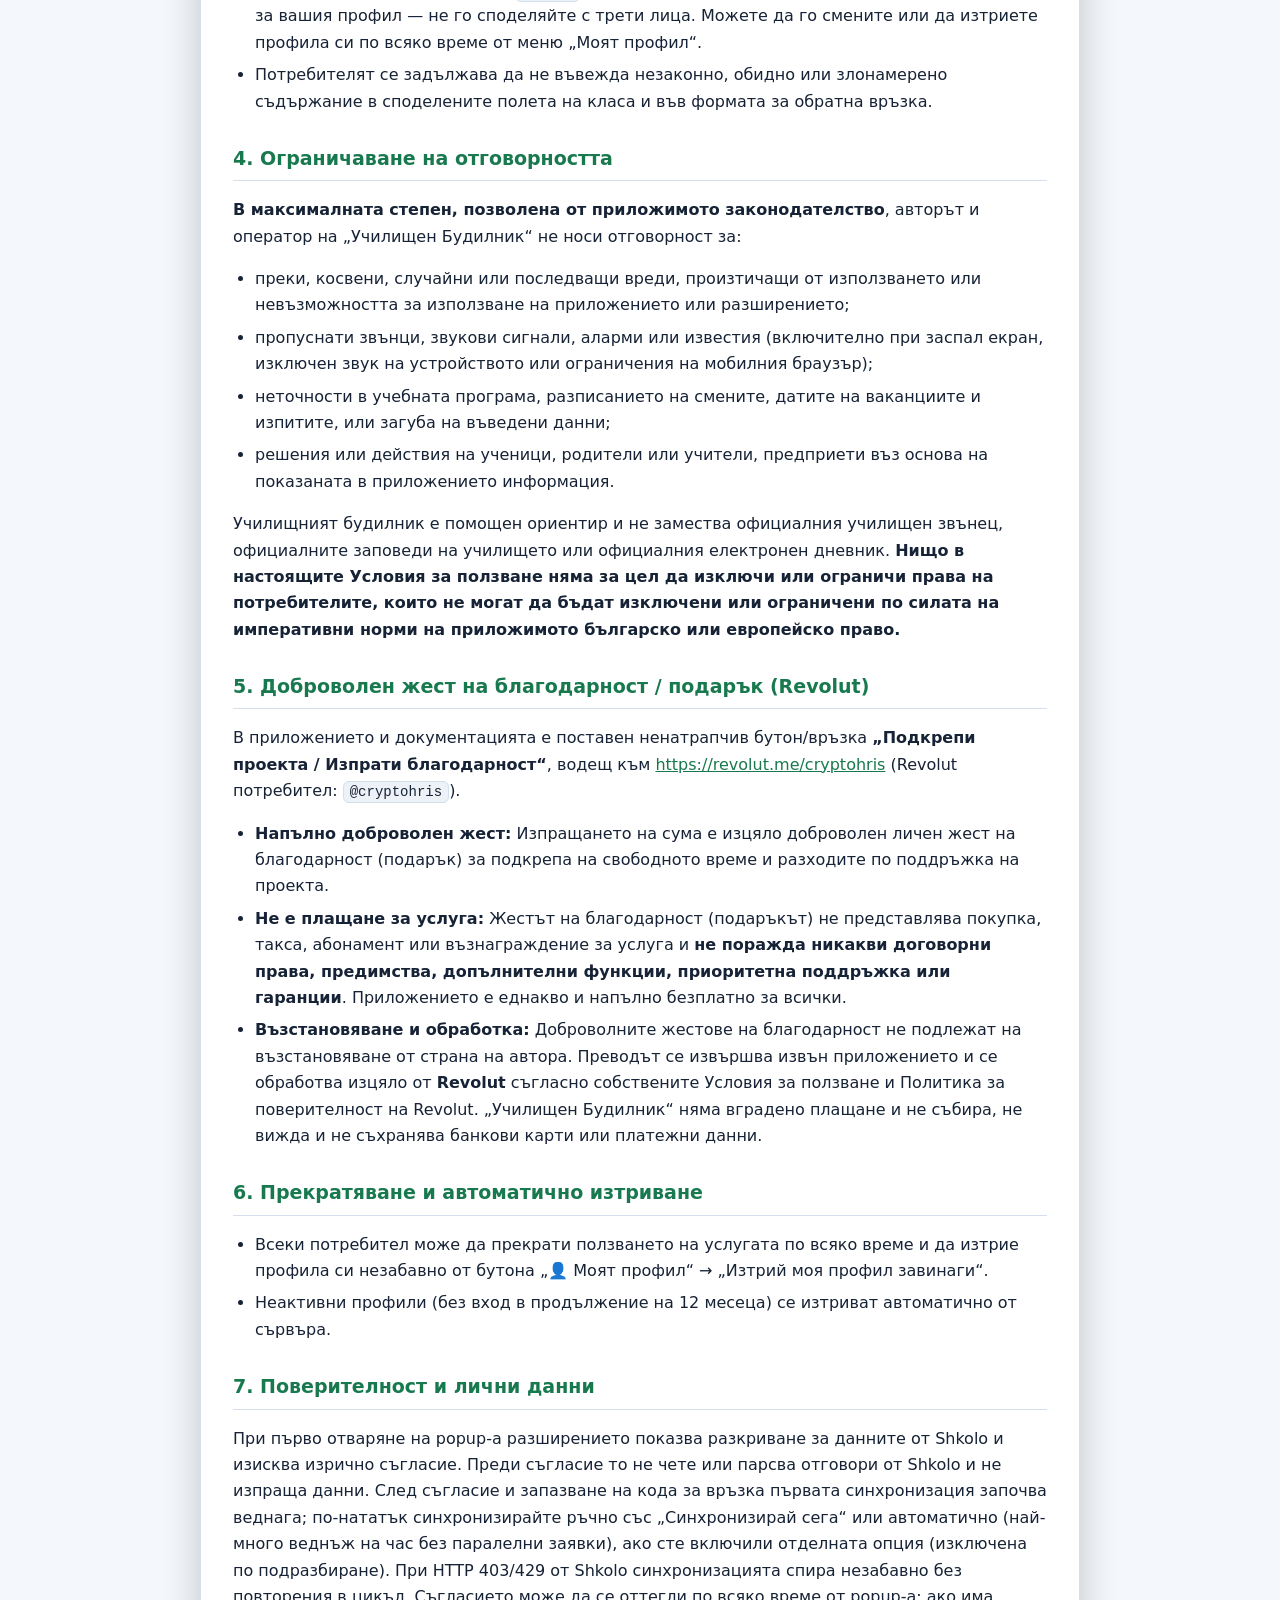
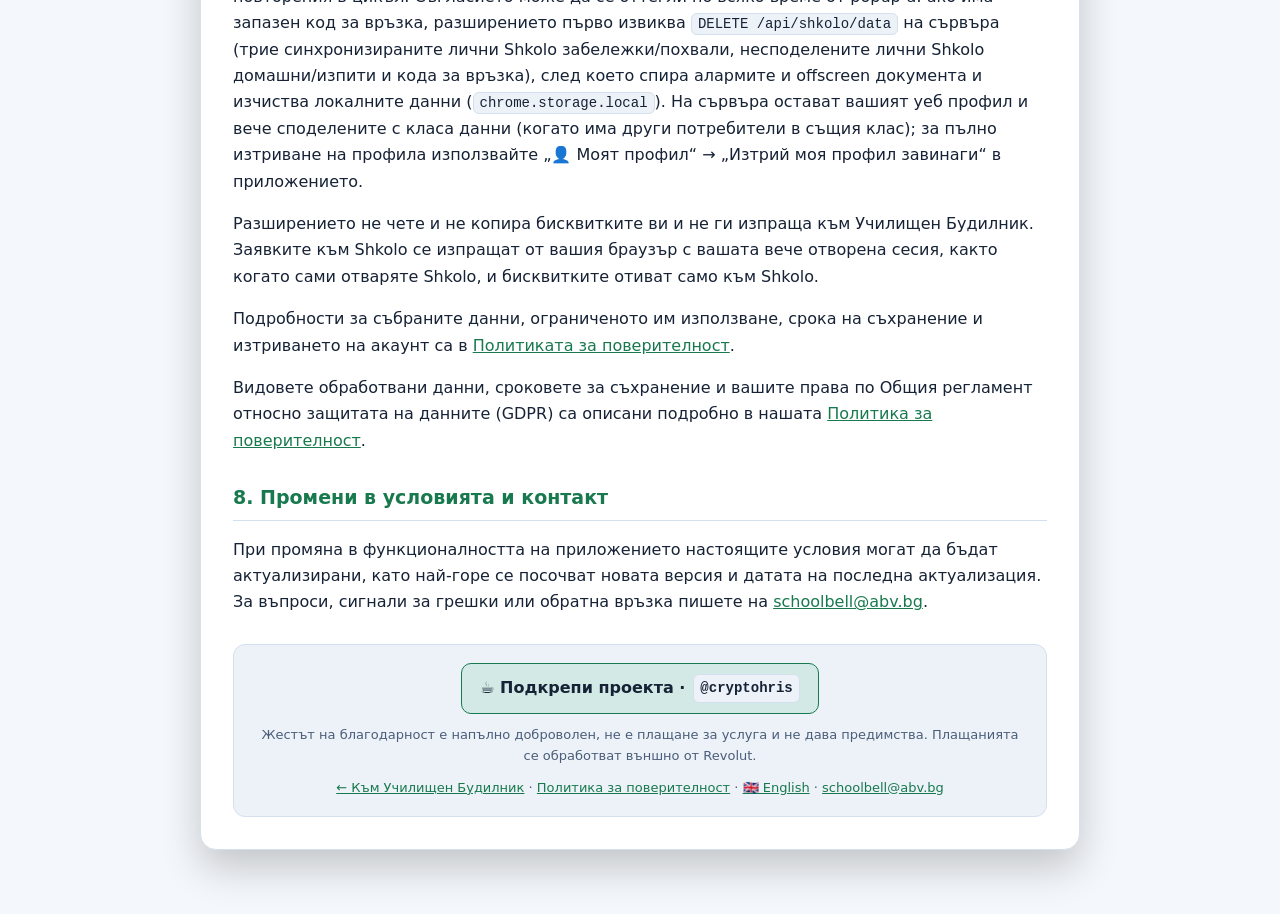
<file: terms.html>
<!doctype html>
<html lang="bg">
<head>
  <meta charset="utf-8">
  <meta name="viewport" content="width=device-width, initial-scale=1">
  <title>Условия за ползване · Училищен Будилник</title>
  <style>
    :root {
      color-scheme: dark light;
      --bg: #0d1420;
      --card: #152033;
      --border: #2a3a52;
      --text: #eef4ff;
      --muted: #a6b8d0;
      --accent: #38b27b;
      --code-bg: #0b111b;
    }
    @media (prefers-color-scheme: light) {
      :root {
        --bg: #f4f7fb;
        --card: #ffffff;
        --border: #d5e0ee;
        --text: #162235;
        --muted: #4a5d79;
        --accent: #18794e;
        --code-bg: #edf2f8;
      }
    }
    * { box-sizing: border-box; }
    body {
      margin: 0;
      padding: 32px 16px 64px;
      background: var(--bg);
      color: var(--text);
      font: 16px/1.65 system-ui, -apple-system, "Segoe UI", Roboto, sans-serif;
    }
    .container {
      max-width: 880px;
      margin: 0 auto;
      background: var(--card);
      border: 1px solid var(--border);
      border-radius: 16px;
      padding: 32px;
      box-shadow: 0 18px 40px rgba(0, 0, 0, .2);
      overflow-wrap: anywhere;
      word-break: break-word;
    }
    h1 { margin-top: 0; font-size: 26px; line-height: 1.3; }
    h2 { margin-top: 28px; font-size: 19px; color: var(--accent); border-bottom: 1px solid var(--border); padding-bottom: 6px; }
    .meta { color: var(--muted); font-size: 14px; margin-bottom: 24px; }
    ul { padding-left: 22px; }
    li { margin: 6px 0; }
    code {
      background: var(--code-bg);
      border: 1px solid var(--border);
      padding: 2px 6px;
      border-radius: 6px;
      font-size: 14px;
    }
    a { color: var(--accent); }
    .callout {
      background: rgba(56, 178, 123, .1);
      border-left: 4px solid var(--accent);
      padding: 14px 16px;
      border-radius: 8px;
      margin: 18px 0;
    }
    .support-box {
      margin-top: 28px;
      padding: 18px;
      border: 1px solid var(--border);
      border-radius: 12px;
      background: var(--code-bg);
      text-align: center;
    }
    .btn-support {
      display: inline-flex;
      flex-wrap: wrap;
      align-items: center;
      justify-content: center;
      text-align: center;
      max-width: 100%;
      gap: 8px;
      padding: 10px 18px;
      border-radius: 10px;
      border: 1px solid var(--accent);
      background: rgba(56, 178, 123, .15);
      color: var(--text);
      font-weight: 700;
      text-decoration: none;
    }
    .btn-support:hover {
      background: rgba(56, 178, 123, .26);
    }
    .disclaimer-small {
      margin: 10px 0 0 0;
      font-size: 13px;
      color: var(--muted);
    }
    hr { border: 0; border-top: 1px solid var(--border); margin: 40px 0; }
    .lang-bar {
      display: flex;
      flex-wrap: wrap;
      gap: 10px;
      align-items: center;
      margin-bottom: 20px;
      padding: 10px 14px;
      border: 1px solid var(--border);
      border-radius: 10px;
      background: var(--code-bg);
      font-size: 14px;
    }
    .lang-bar a {
      text-decoration: none;
      font-weight: 600;
    }
    .lang-bar a:hover {
      text-decoration: underline;
    }
    .lang-en {
      display: none;
    }
    body:has(#en:target) .lang-bg,
    html[lang="en"] .lang-bg {
      display: none;
    }
    body:has(#en:target) .lang-en,
    html[lang="en"] .lang-en {
      display: block;
    }
    @media (max-width: 600px) {
      .container { padding: 20px 16px; }
      h1 { font-size: 22px; }
    }
  </style>
</head>
<body>
  <main class="container">
    <div id="bg" class="lang-pane lang-bg">
    <nav class="lang-bar" aria-label="Език и навигация">
      <a href="#bg" data-set-lang="bg">🇧🇬 Български</a>
      <span>·</span>
      <a href="#en" data-set-lang="en">🇬🇧 English</a>
      <span>·</span>
      <a href="/privacy">Политика за поверителност</a>
      <span>·</span>
      <a href="/?lang=bg">← Училищен Будилник</a>
    </nav>
    <h1>Условия за ползване — „Училищен Будилник“</h1>
    <p class="meta">
      Версия на документа: <strong>Версия 2.3</strong> ·
      Последна актуализация: <strong>15 ноември 2026 г.</strong> ·
      Разширение: <strong>v1.5.13</strong> ·
      Уебсайт: <a href="https://schoolbell.duckdns.org/">https://schoolbell.duckdns.org/</a> ·
      Контакт: <a href="mailto:schoolbell@abv.bg">schoolbell@abv.bg</a>
    </p>

    <div class="callout">
      <strong>Кратко резюме:</strong> „Училищен Будилник“ е напълно безплатен, доброволен проект с нестопанска цел за ученици, учители и родители. Предоставя се „както е“ (as-is) без търговска дейност, без реклами и без платени абонаменти.
    </div>

    <h2>1. Информация за оператора и характер на проекта</h2>
    <p>
      Уеб приложението „Училищен Будилник“ (<a href="https://schoolbell.duckdns.org/">https://schoolbell.duckdns.org</a>) и прилежащото разширение за браузър „Училищен Будилник Bridge“ се разработват и поддържат от <strong>физическо лице с нестопанска цел</strong>, без осъществяване на търговска дейност.
    </p>
    <ul>
      <li><strong>Имейл за връзка, въпроси, сигнали за грешки и поверителност:</strong> <a href="mailto:schoolbell@abv.bg">schoolbell@abv.bg</a></li>
      <li><strong>Достъпност:</strong> Приложението е безплатно за всеки, който желае да го използва.</li>
    </ul>

    <h2>2. Описание на услугата и неофициален статут</h2>
    <p>
      Приложението предоставя училищен часовник с таймери за учебни часове и междучасия, звуков звънец, обратни броячи за изпити и ваканции, споделена програма по класове и опционална синхронизация на домашни работи, изпити и бележки чрез Chrome разширението „Училищен Будилник Bridge“.
    </p>
    <ul>
      <li><strong>Независим проект:</strong> „Училищен Будилник“ и „Училищен Будилник Bridge“ <strong>не са официален продукт</strong> на никое училище, Министерството на образованието и науката (МОН) или на платформата Shkolo (Школо ООД), нито са одобрени или поддържани от тях.</li>
      <li><strong>Риск за профила в Shkolo и отговорност на потребителя:</strong> Разширението „Училищен Будилник Bridge“ е неофициален инструмент без споразумение с „Школо“ ООД. Автоматизираното четене на данни може да противоречи на Общите условия на Shkolo, поради което Shkolo може да ограничи или прекрати профила ви. Инструментът се използва изцяло на собствен риск и отговорност на потребителя.</li>
      <li><strong>Предоставяне „както е“ (as is / as available):</strong> Услугата се предоставя „както е“ и „както е налична“, без изрични или подразбиращи се гаранции за непрекъсната работа, липса на грешки, точност на учебното разписание или звънеца, или пригодност за конкретна цел.</li>
      <li>При промяна в структурата на страниците на Shkolo автоматичната синхронизация през разширението може временно да бъде прекъсната или ограничена.</li>
    </ul>

    <h2>3. Профили, споделени класни стаи и отговорност на потребителя</h2>
    <ul>
      <li>Информация за приложението („За приложението“) и формата за обратна връзка са достъпни свободно без вход и без регистрация.</li>
      <li>За синхронизиране на програмата по паралелки и за опционалната връзка със Shkolo се създава профил в приложението (потребителско име, парола от минимум 10 символа, училище и клас).</li>
      <li>Ръчно въведените за класа данни (учебно разписание, ваканции, класни аларми, ръчни изпити и домашни) са общи за съответната паралелка (класна стая). При синхронизация от Shkolo чрез разширението опцията „Споделяй с класа“ (<code>shareWithClass</code>) е <strong>изключена по подразбиране</strong> (синхронизираните домашни, изпити и седмична програма остават само в личния профил, освен ако потребителят изрично не включи споделянето), докато забележките и похвалите от Shkolo винаги се съхраняват изолирано само в личния профил на потребителя.</li>
      <li>Личният код за връзка (токен <code>SB1...</code>) с Chrome разширението е предназначен единствено за вашия профил — не го споделяйте с трети лица. Можете да го смените или да изтриете профила си по всяко време от меню „Моят профил“.</li>
      <li>Потребителят се задължава да не въвежда незаконно, обидно или злонамерено съдържание в споделените полета на класа и във формата за обратна връзка.</li>
    </ul>

    <h2>4. Ограничаване на отговорността</h2>
    <p>
      <strong>В максималната степен, позволена от приложимото законодателство</strong>, авторът и оператор на „Училищен Будилник“ не носи отговорност за:
    </p>
    <ul>
      <li>преки, косвени, случайни или последващи вреди, произтичащи от използването или невъзможността за използване на приложението или разширението;</li>
      <li>пропуснати звънци, звукови сигнали, аларми или известия (включително при заспал екран, изключен звук на устройството или ограничения на мобилния браузър);</li>
      <li>неточности в учебната програма, разписанието на смените, датите на ваканциите и изпитите, или загуба на въведени данни;</li>
      <li>решения или действия на ученици, родители или учители, предприети въз основа на показаната в приложението информация.</li>
    </ul>
    <p>
      Училищният будилник е помощен ориентир и не замества официалния училищен звънец, официалните заповеди на училището или официалния електронен дневник.
      <strong>Нищо в настоящите Условия за ползване няма за цел да изключи или ограничи права на потребителите, които не могат да бъдат изключени или ограничени по силата на императивни норми на приложимото българско или европейско право.</strong>
    </p>

    <h2>5. Доброволен жест на благодарност / подарък (Revolut)</h2>
    <p>
      В приложението и документацията е поставен ненатрапчив бутон/връзка <strong>„Подкрепи проекта / Изпрати благодарност“</strong>, водещ към <a href="https://revolut.me/cryptohris" target="_blank" rel="noopener noreferrer">https://revolut.me/cryptohris</a> (Revolut потребител: <code>@cryptohris</code>).
    </p>
    <ul>
      <li><strong>Напълно доброволен жест:</strong> Изпращането на сума е изцяло доброволен личен жест на благодарност (подарък) за подкрепа на свободното време и разходите по поддръжка на проекта.</li>
      <li><strong>Не е плащане за услуга:</strong> Жестът на благодарност (подаръкът) не представлява покупка, такса, абонамент или възнаграждение за услуга и <strong>не поражда никакви договорни права, предимства, допълнителни функции, приоритетна поддръжка или гаранции</strong>. Приложението е еднакво и напълно безплатно за всички.</li>
      <li><strong>Възстановяване и обработка:</strong> Доброволните жестове на благодарност не подлежат на възстановяване от страна на автора. Преводът се извършва извън приложението и се обработва изцяло от <strong>Revolut</strong> съгласно собствените Условия за ползване и Политика за поверителност на Revolut. „Училищен Будилник“ няма вградено плащане и не събира, не вижда и не съхранява банкови карти или платежни данни.</li>
    </ul>

    <h2>6. Прекратяване и автоматично изтриване</h2>
    <ul>
      <li>Всеки потребител може да прекрати ползването на услугата по всяко време и да изтрие профила си незабавно от бутона „👤 Моят профил“ → „Изтрий моя профил завинаги“.</li>
      <li>Неактивни профили (без вход в продължение на 12 месеца) се изтриват автоматично от сървъра.</li>
    </ul>

    <h2>7. Поверителност и лични данни</h2>
    <p>При първо отваряне на popup-а разширението показва разкриване за данните от Shkolo и изисква изрично съгласие. Преди съгласие то не чете или парсва отговори от Shkolo и не изпраща данни. След съгласие и запазване на кода за връзка първата синхронизация започва веднага; по-нататък синхронизирайте ръчно със „Синхронизирай сега“ или автоматично (най-много веднъж на час без паралелни заявки), ако сте включили отделната опция (изключена по подразбиране). При HTTP 403/429 от Shkolo синхронизацията спира незабавно без повторения в цикъл. Съгласието може да се оттегли по всяко време от popup-а: ако има запазен код за връзка, разширението първо извиква <code>DELETE /api/shkolo/data</code> на сървъра (трие синхронизираните лични Shkolo забележки/похвали, несподелените лични Shkolo домашни/изпити и кода за връзка), след което спира алармите и offscreen документа и изчиства локалните данни (<code>chrome.storage.local</code>). На сървъра остават вашият уеб профил и вече споделените с класа данни (когато има други потребители в същия клас); за пълно изтриване на профила използвайте „👤 Моят профил“ → „Изтрий моя профил завинаги“ в приложението.</p>
    <p>Разширението не чете и не копира бисквитките ви и не ги изпраща към Училищен Будилник. Заявките към Shkolo се изпращат от вашия браузър с вашата вече отворена сесия, както когато сами отваряте Shkolo, и бисквитките отиват само към Shkolo.</p>
    <p>Подробности за събраните данни, ограниченото им използване, срока на съхранение и изтриването на акаунт са в <a href="/privacy#delete-account">Политиката за поверителност</a>.</p>
    <p>
      Видовете обработвани данни, сроковете за съхранение и вашите права по Общия регламент относно защитата на данните (GDPR) са описани подробно в нашата <a href="/privacy">Политика за поверителност</a>.
    </p>

    <h2>8. Промени в условията и контакт</h2>
    <p>
      При промяна в функционалността на приложението настоящите условия могат да бъдат актуализирани, като най-горе се посочват новата версия и датата на последна актуализация. За въпроси, сигнали за грешки или обратна връзка пишете на <a href="mailto:schoolbell@abv.bg">schoolbell@abv.bg</a>.
    </p>

    <div class="support-box">
      <a class="btn-support" href="https://revolut.me/cryptohris" target="_blank" rel="noopener noreferrer">
        ☕ Подкрепи проекта · <code>@cryptohris</code>
      </a>
      <p class="disclaimer-small">
        Жестът на благодарност е напълно доброволен, не е плащане за услуга и не дава предимства. Плащанията се обработват външно от Revolut.
      </p>
      <p class="disclaimer-small">
        <a href="https://schoolbell.duckdns.org/?lang=bg">← Към Училищен Будилник</a> ·
        <a href="/privacy">Политика за поверителност</a> ·
        <a href="#en" data-set-lang="en">🇬🇧 English</a> ·
        <a href="mailto:schoolbell@abv.bg">schoolbell@abv.bg</a>
      </p>
    </div>
    </div>

    <div id="en" class="lang-pane lang-en" lang="en">
    <nav class="lang-bar" aria-label="Language and navigation">
      <a href="#bg" data-set-lang="bg">🇧🇬 Български</a>
      <span>·</span>
      <a href="#en" data-set-lang="en">🇬🇧 English</a>
      <span>·</span>
      <a href="/privacy#en">Privacy Policy</a>
      <span>·</span>
      <a href="/?lang=en">← Back to School Bell</a>
    </nav>

    <h1>Terms of Service — “School Bell”</h1>
    <p class="meta">
      Document version: <strong>Version 2.3</strong> ·
      Last updated: <strong>November 15, 2026</strong> ·
      Extension: <strong>v1.5.13</strong> ·
      Website: <a href="https://schoolbell.duckdns.org/?lang=en">https://schoolbell.duckdns.org/</a> ·
      Contact: <a href="mailto:schoolbell@abv.bg">schoolbell@abv.bg</a>
    </p>

    <div class="callout">
      <strong>Quick Summary:</strong> “School Bell” is a completely free, volunteer, non-profit educational project for students, parents, and teachers. It is provided “as is” with no commercial activity, no advertisements, and no paid subscriptions.
    </div>

    <h2>1. Operator Information &amp; Nature of the Project</h2>
    <p>
      The “School Bell” web application (<a href="https://schoolbell.duckdns.org/?lang=en">https://schoolbell.duckdns.org</a>) and the companion browser extension “School Bell Bridge” are developed and maintained by an <strong>individual developer on a non-profit basis</strong>, with no commercial activity.
    </p>
    <ul>
      <li><strong>Contact email for questions, bug reports, and privacy/GDPR inquiries:</strong> <a href="mailto:schoolbell@abv.bg">schoolbell@abv.bg</a></li>
      <li><strong>Availability:</strong> The application is free of charge for anyone who wishes to use it.</li>
    </ul>

    <h2>2. Service Description &amp; Unofficial Status</h2>
    <p>
      The application provides a live school bell clock with class and break timers, audio bell chimes, exam and vacation countdowns, a class timetable, and optional synchronization of homework, control tests/exams, weekly schedule, and student remarks/praises via the Chrome extension “School Bell Bridge”.
    </p>
    <ul>
      <li><strong>Independent Project:</strong> “School Bell” and “School Bell Bridge” are <strong>not an official product</strong> of any school, the Bulgarian Ministry of Education and Science, or Shkolo (Shkolo Ltd.), nor are they endorsed or maintained by them.</li>
      <li><strong>Shkolo Account Risk &amp; User Responsibility:</strong> The “School Bell Bridge” extension is an unofficial tool with no agreement with Shkolo Ltd. Automated reading of diary data may conflict with Shkolo’s Terms of Service, and Shkolo may restrict or suspend your account. The tool is used entirely at the user’s own risk and responsibility.</li>
      <li><strong>Provided “As Is” / “As Available”:</strong> The service is provided “as is” and “as available” without express or implied warranties of uninterrupted operation, error-free performance, schedule accuracy, or fitness for a particular purpose.</li>
      <li>Changes to the structure of Shkolo’s pages may temporarily interrupt or limit synchronization through the extension.</li>
    </ul>

    <h2>3. Accounts, Class Rooms &amp; User Responsibilities</h2>
    <ul>
      <li>Information about the application (“About”) and the feedback form are freely accessible without signing in or registering.</li>
      <li>To synchronize class timetables and optionally connect the Shkolo extension, users create an account in the web application (username, password of at least 10 characters, school, and class).</li>
      <li>Manually entered class schedule items, vacations, class alarms, manual exams, and manual homework are shared within the selected class room (school + class). For Shkolo-synced data via the extension, <strong>“Share with class” (<code>shareWithClass</code>) is OFF by default</strong> (keeping synced homework, exams, and weekly timetable private to your own account unless you explicitly enable class sharing), while student remarks and praises from Shkolo are always stored strictly privately in the linking user’s profile.</li>
      <li>Your personal connection code (Bearer token <code>SB1...</code>) for the Chrome extension is strictly for your own account—do not share it with third parties. You can rotate/revoke it or delete your profile at any time from the “👤 My Profile” menu.</li>
      <li>Users agree not to submit unlawful, abusive, or malicious content in shared class fields or the feedback form.</li>
    </ul>

    <h2>4. Limitation of Liability</h2>
    <p>
      <strong>To the maximum extent permitted by applicable law</strong>, the author and operator of “School Bell” shall not be liable for:
    </p>
    <ul>
      <li>direct, indirect, incidental, or consequential damages arising from the use or inability to use the application or extension;</li>
      <li>missed bells, audio chimes, alarms, or notifications (including when a device screen is asleep, muted, or restricted by mobile browser power-saving policies);</li>
      <li>inaccuracies in the class timetable, shift times, vacation or exam dates, or loss of entered data;</li>
      <li>decisions or actions taken by students, parents, or teachers based on the information displayed in the application.</li>
    </ul>
    <p>
      School Bell is a supplementary helper and does not replace the official school bell, official school notices, or the official electronic diary.
      <strong>Nothing in these Terms of Service is intended to exclude or limit consumer rights that cannot be excluded or limited under mandatory provisions of applicable Bulgarian or European Union law.</strong>
    </p>

    <h2>5. Voluntary Tip / Appreciation Gesture (Revolut)</h2>
    <p>
      The web application and documentation include an optional link <strong>“Support the project / Send thanks”</strong> pointing to <a href="https://revolut.me/cryptohris" target="_blank" rel="noopener noreferrer">https://revolut.me/cryptohris</a> (Revolut username: <code>@cryptohris</code>; disabled in the Chrome extension popup).
    </p>
    <ul>
      <li><strong>Entirely Voluntary:</strong> Sending any amount is a purely voluntary personal gesture of appreciation (gift) supporting maintenance time and server costs.</li>
      <li><strong>Not a Payment for Service:</strong> A voluntary tip does not constitute a purchase, fee, subscription, or payment for service and <strong>grants no contractual rights, advantages, extra features, priority support, or warranties</strong>. The application is identical and 100% free for everyone.</li>
      <li><strong>Non-Refundable &amp; External Processing:</strong> Voluntary tips are non-refundable by the author. Transfers take place outside the application and are processed entirely by <strong>Revolut</strong> under Revolut’s own Terms and Privacy Policy. “School Bell” has no built-in payment processing and never collects, views, or stores bank card or payment details.</li>
    </ul>

    <h2>6. Termination &amp; Automatic Deletion</h2>
    <ul>
      <li>Any user may stop using the service at any time and delete their account immediately via “👤 My Profile” → “Delete my account forever”.</li>
      <li>Inactive accounts (with no login for 12 months) are automatically deleted from the server.</li>
    </ul>

    <h2>7. Privacy &amp; Personal Data</h2>
    <p>On first opening the extension popup, a clear data disclosure is shown and explicit consent is required (Consent Gate). Before consent is granted, the extension does not read or parse Shkolo responses and sends no network requests. After consent and saving a connection token, the initial sync runs; thereafter sync is manual (“Sync now”) or hourly in the background (at most once per hour with no parallel requests) only if explicitly enabled by the user (off by default). On HTTP 403/429 from Shkolo, synchronization stops immediately without retry loops. Consent can be withdrawn at any time from the popup: if a connection token is stored, the extension first sends <code>DELETE /api/shkolo/data</code> to the server (erasing synced personal Shkolo remarks/praises, unshared personal Shkolo homework/exams, and the token binding) before stopping alarms/offscreen tasks and clearing <code>chrome.storage.local</code>. For full server account deletion, use “👤 My Profile” → “Delete my account forever” in the web app.</p>
    <p>The extension does not read or copy your Shkolo cookies and does not send them to School Bell. Requests to Shkolo are made locally by your browser using your already-opened session, and cookies go only to Shkolo.</p>
    <p>Full details on processed data, Limited Use compliance, retention periods, and GDPR rights are provided in our <a href="/privacy#en">Privacy Policy</a>.</p>

    <h2>8. Changes to These Terms &amp; Contact</h2>
    <p>
      If application features change, these Terms may be updated with the new version number and update date shown at the top. For questions, bug reports, or feedback, email <a href="mailto:schoolbell@abv.bg">schoolbell@abv.bg</a>.
    </p>

    <div class="support-box">
      <a class="btn-support" href="https://revolut.me/cryptohris" target="_blank" rel="noopener noreferrer">
        ☕ Support the Project · <code>@cryptohris</code>
      </a>
      <p class="disclaimer-small">
        Voluntary tips are not payments for service and grant no special features. Processed externally by Revolut.
      </p>
      <p class="disclaimer-small">
        <a href="https://schoolbell.duckdns.org/?lang=en">← Back to School Bell</a> ·
        <a href="/privacy#en">Privacy Policy</a> ·
        <a href="#bg" data-set-lang="bg">🇧🇬 Български</a> ·
        <a href="mailto:schoolbell@abv.bg">schoolbell@abv.bg</a>
      </p>
    </div>
    </div>
  </main>
  <script src="app.js?v=57"></script>
</body>
</html>
</file>
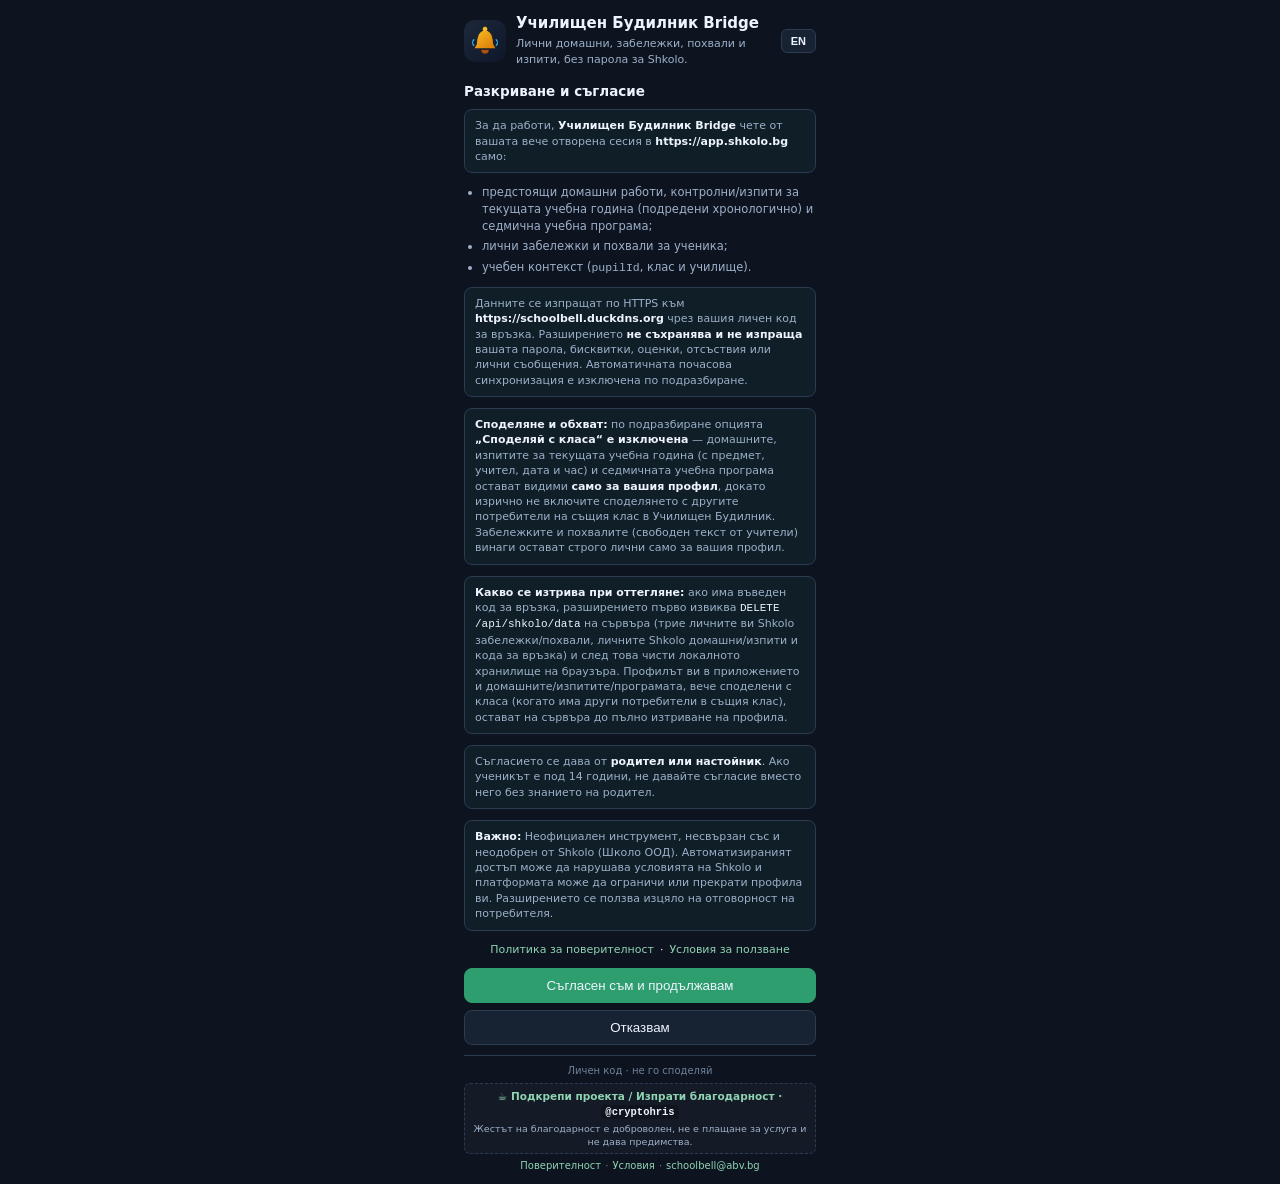
<file: shkolo-bridge/popup.html>
<!doctype html>
<html lang="bg">
<head>
  <meta charset="utf-8">
  <meta name="viewport" content="width=device-width, initial-scale=1">
  <link rel="stylesheet" href="popup.css">
  <title>Училищен Будилник Bridge</title>
</head>
<body>
  <header class="head">
    <img src="icons/icon128.png" alt="" class="logo">
    <div class="head-text">
      <h1 data-i18n="headTitle">Училищен Будилник Bridge</h1>
      <p data-i18n="headSubtitle">Лични домашни, забележки, похвали и изпити, без парола за Shkolo.</p>
    </div>
    <button id="popupLangBtn" class="lang-btn" type="button" title="Switch language / Смени езика">EN</button>
  </header>

  <main>
    <section id="consentScreen" class="consent-screen">
      <h2 data-i18n="consentHeading">Разкриване и съгласие</h2>
      <p class="disclosure" data-i18n-html="consentIntro">
        За да работи, <strong>Училищен Будилник Bridge</strong> чете от вашата вече отворена сесия в <strong>https://app.shkolo.bg</strong> само:
      </p>
      <ul class="consent-list">
        <li data-i18n="consentItem1">предстоящи домашни работи, контролни/изпити за текущата учебна година (подредени хронологично) и седмична учебна програма;</li>
        <li data-i18n="consentItem2">лични забележки и похвали за ученика;</li>
        <li data-i18n-html="consentItem3">учебен контекст (<code>pupilId</code>, клас и училище).</li>
      </ul>
      <p class="disclosure" data-i18n-html="consentTransport">
        Данните се изпращат по HTTPS към <strong>https://schoolbell.duckdns.org</strong> чрез вашия личен код за връзка. Разширението <strong>не съхранява и не изпраща</strong> вашата парола, бисквитки, оценки, отсъствия или лични съобщения. Автоматичната почасова синхронизация е изключена по подразбиране.
      </p>
      <p class="disclosure" data-i18n-html="consentSharing">
        <strong>Споделяне и обхват:</strong> по подразбиране опцията <strong>„Споделяй с класа“ е изключена</strong> — домашните, изпитите за текущата учебна година (с предмет, учител, дата и час) и седмичната учебна програма остават видими <strong>само за вашия профил</strong>, докато изрично не включите споделянето с другите потребители на същия клас в Училищен Будилник. Забележките и похвалите (свободен текст от учители) винаги остават строго лични само за вашия профил.
      </p>
      <p class="disclosure" data-i18n-html="consentDeletion">
        <strong>Какво се изтрива при оттегляне:</strong> ако има въведен код за връзка, разширението първо извиква <code>DELETE /api/shkolo/data</code> на сървъра (трие личните ви Shkolo забележки/похвали, личните Shkolo домашни/изпити и кода за връзка) и след това чисти локалното хранилище на браузъра. Профилът ви в приложението и домашните/изпитите/програмата, вече споделени с класа (когато има други потребители в същия клас), остават на сървъра до пълно изтриване на профила.
      </p>
      <p class="disclosure" data-i18n-html="consentParent">
        Съгласието се дава от <strong>родител или настойник</strong>. Ако ученикът е под 14 години, не давайте съгласие вместо него без знанието на родител.
      </p>
      <p class="disclosure" data-i18n-html="consentUnofficial">
        <strong>Важно:</strong> Неофициален инструмент, несвързан със и неодобрен от Shkolo (Школо ООД). Автоматизираният достъп може да нарушава условията на Shkolo и платформата може да ограничи или прекрати профила ви. Разширението се ползва изцяло на отговорност на потребителя.
      </p>
      <p class="consent-links">
        <a href="https://schoolbell.duckdns.org/privacy" target="_blank" rel="noopener noreferrer" data-i18n="linkPrivacy" data-legal-link="privacy">Политика за поверителност</a>
        <span>·</span>
        <a href="https://schoolbell.duckdns.org/terms" target="_blank" rel="noopener noreferrer" data-i18n="linkTerms" data-legal-link="terms">Условия за ползване</a>
      </p>
      <div class="consent-actions">
        <button id="consentAccept" class="primary" type="button" data-i18n="btnAccept">Съгласен съм и продължавам</button>
        <button id="consentDecline" type="button" data-i18n="btnDecline">Отказвам</button>
      </div>
      <div id="consentDeclineNotice" class="status error" hidden data-i18n-html="declineNotice">
        Без вашето съгласие разширението не чете и не изпраща данни от Shkolo. Можете да приемете по всяко време или да го премахнете от <code>chrome://extensions</code>. Данните, вече синхронизирани на сървъра, се изтриват от приложението чрез „👤 Моят профил“ → „Изтрий моя профил“ в <a href="https://schoolbell.duckdns.org/" target="_blank" rel="noopener noreferrer">Училищен Будилник</a>.
      </div>
      <div id="consentRevokedNotice" class="status" hidden>
        <div id="revokeServerStatus" hidden></div>
        <p data-i18n-html="revokedTitle"><strong>Съгласието е оттеглено и локалните данни в браузъра са изтрити.</strong></p>
        <p data-i18n="revokedDeleted">Изтрито: локалните настройки, кодът за връзка, личните Shkolo забележки/похвали, несподелените (лични) Shkolo домашни/изпити и активната Shkolo връзка на сървъра (при наличен токен и интернет връзка).</p>
        <p data-i18n-html="revokedRemains">Остава на сървъра: самият ви уеб профил в Училищен Будилник, както и домашните/изпитите/учебната програма, споделени с класа, ако в класа има други потребители. За пълно заличаване влезте в <a href="https://schoolbell.duckdns.org/" target="_blank" rel="noopener noreferrer">Училищен Будилник</a> → „👤 Моят профил“ → „Изтрий моя профил завинаги“.</p>
      </div>
    </section>

    <div id="appScreen" hidden>
      <p class="disclosure" data-i18n-html="appIntro">
        Разширението чете дневника в <strong>app.shkolo.bg</strong> във фонов режим с вече влезлия потребител и изпраща домашни, забележки, похвали, изпити и седмичната програма към <strong>Училищен Будилник</strong> (<code>https://schoolbell.duckdns.org</code>).
      </p>

      <label class="field">
        <span data-i18n="labelAppUrl">Адрес на приложението (фиксиран)</span>
        <input id="appUrl" type="url" value="https://schoolbell.duckdns.org" readonly>
      </label>

      <label class="field">
        <span data-i18n="labelToken">Код за връзка</span>
        <textarea id="token" rows="3" placeholder="Постави кода от „Домашни от Shkolo“ в приложението" data-i18n-placeholder="tokenPlaceholder" spellcheck="false"></textarea>
      </label>

      <label class="check">
        <input id="autoSync" type="checkbox">
        <span data-i18n="labelAutoSync">Автоматична синхронизация на всеки час във фонов режим (по подразбиране изключена — включи я по желание)</span>
      </label>

      <label class="check">
        <input id="shareWithClass" type="checkbox">
        <span data-i18n="labelShareWithClass">Споделяй домашните, изпитите и програмата с класа (по подразбиране изключено — само в твоя профил, докато не го включиш)</span>
      </label>

      <div class="actions">
        <button id="saveBtn" class="primary" type="button" data-i18n="btnSave">Запази</button>
        <button id="testBtn" type="button" data-i18n="btnTest">Тествай</button>
      </div>

      <button id="syncBtn" class="wide" type="button" data-i18n="btnSyncNow">Синхронизирай сега</button>
      <button id="openBtn" class="link" type="button" data-i18n="btnOpenShkolo">Отвори Shkolo</button>

      <div id="status" class="status" role="status" aria-live="polite">Зареждане…</div>

      <details>
        <summary data-i18n="howTitle">Как работи?</summary>
        <ol>
          <li data-i18n="howStep1">Влез веднъж в Shkolo в този браузър (с „Запомни ме“).</li>
          <li data-i18n="howStep2">Постави кода и натисни „Запази“ — първата синхронизация тръгва веднага във фонов режим, без да отваряш таб на Shkolo.</li>
          <li data-i18n="howStep3">Ако включиш отметката за автоматична синхронизация, данните се обновяват сами на всеки час. Можеш да синхронизираш и ръчно по всяко време.</li>
          <li data-i18n="howStep4">Разширението изпраща предметите, описания, учители, срокове, забележки, похвали, изпити и седмичната програма, свързани с ученика и класа.</li>
          <li data-i18n="howStep5">Паролата и бисквитките за Shkolo остават само в браузъра.</li>
        </ol>
        <p data-i18n-html="howDisclaimer"><strong>Важно:</strong> Неофициален инструмент, несвързан със и неодобрен от Shkolo (Школо ООД). Използването за четене от Shkolo може да наруши техните условия и да доведе до ограничаване на профила ви; ползва се на отговорност на потребителя.</p>
      </details>

      <button id="revokeConsentBtn" class="link danger-link" type="button" data-i18n="btnRevoke">Оттегли съгласието и изтрий данните</button>
      <div id="revokeConfirmBox" class="revoke-confirm" hidden>
        <p data-i18n-html="revokeConfirmText">При потвърждение разширението ще: (1) изпрати <code>DELETE /api/shkolo/data</code> към сървъра (ако има код за връзка), с което трие синхронизираните Shkolo забележки/похвали, личните Shkolo домашни/изпити и кода за връзка; и (2) изтрие локалните данни и настройки в браузъра. На сървъра остават вашият уеб профил и домашните/изпитите/програмата, споделени с класа (докато има други ученици в класа). За пълно изтриване използвайте „👤 Моят профил“ → „Изтрий моя профил завинаги“ в <a href="https://schoolbell.duckdns.org/" target="_blank" rel="noopener noreferrer">Училищен Будилник</a>.</p>
        <div class="actions">
          <button id="revokeConfirmYes" class="danger-btn" type="button" data-i18n="btnRevokeYes">Да, оттегли и изтрий</button>
          <button id="revokeConfirmCancel" type="button" data-i18n="btnRevokeCancel">Отказ</button>
        </div>
      </div>
    </div>
  </main>

  <footer>
    <div class="footer-note" data-i18n="footerNote">Личен код · не го споделяй</div>
    <div class="footer-support" data-support-block>
      <a class="support-link" href="https://revolut.me/cryptohris" target="_blank" rel="noopener noreferrer">
        ☕ Подкрепи проекта / Изпрати благодарност · <code>@cryptohris</code>
      </a>
      <span class="support-hint">Жестът на благодарност е доброволен, не е плащане за услуга и не дава предимства.</span>
    </div>
    <div class="footer-links">
      <a href="https://schoolbell.duckdns.org/privacy" target="_blank" rel="noopener noreferrer" data-i18n="footerPrivacy" data-legal-link="privacy">Поверителност</a>
      <span>·</span>
      <a href="https://schoolbell.duckdns.org/terms" target="_blank" rel="noopener noreferrer" data-i18n="footerTerms" data-legal-link="terms">Условия</a>
      <span>·</span>
      <a href="mailto:schoolbell@abv.bg">schoolbell@abv.bg</a>
    </div>
  </footer>
  <script src="popup.js"></script>
</body>
</html>
</file>
<file: shkolo-bridge/popup.css>
:root {
  color-scheme: dark;
  --bg: #0d1420;
  --card: #172233;
  --input: #0c1522;
  --border: #2b3b52;
  --text: #eef4ff;
  --muted: #9db0c9;
  --accent: #2f9e6f;
  --accent-hover: #26835c;
  --danger: #ff9b9b;
}

* { box-sizing: border-box; }

html {
  background: var(--bg);
}

body {
  width: 380px;
  max-width: 100%;
  margin: 0 auto;
  padding: 14px;
  background: var(--bg);
  color: var(--text);
  font: 13px/1.45 system-ui, -apple-system, "Segoe UI", sans-serif;
}

.head {
  display: flex;
  gap: 10px;
  align-items: center;
  margin-bottom: 14px;
}

.logo {
  width: 42px;
  height: 42px;
  border-radius: 10px;
  flex: 0 0 auto;
}

h1 {
  margin: 0;
  font-size: 15px;
  line-height: 1.25;
}

.head p {
  margin: 3px 0 0;
  color: var(--muted);
  font-size: 11px;
}

.head-text {
  flex: 1 1 auto;
  min-width: 0;
}

.lang-btn {
  flex: 0 0 auto;
  width: auto;
  padding: 5px 9px;
  font-size: 11px;
  font-weight: 700;
  border-radius: 6px;
}

.disclosure {
  margin: 0 0 11px;
  padding: 8px 10px;
  border: 1px solid var(--border);
  border-radius: 8px;
  background: rgba(47, 158, 111, .08);
  color: var(--muted);
  font-size: 11px;
  line-height: 1.4;
}

.disclosure strong,
.disclosure code {
  color: var(--text);
}

input[readonly] {
  opacity: .75;
  cursor: default;
}

.field {
  display: grid;
  gap: 5px;
  margin-bottom: 11px;
  color: var(--muted);
  font-size: 11px;
  font-weight: 600;
}

input,
textarea {
  width: 100%;
  padding: 9px 10px;
  border: 1px solid var(--border);
  border-radius: 8px;
  background: var(--input);
  color: var(--text);
  font: 12px/1.4 inherit;
  outline: none;
}

input:focus,
textarea:focus {
  border-color: var(--accent);
  box-shadow: 0 0 0 2px rgba(47, 158, 111, .18);
}

textarea {
  resize: vertical;
  min-height: 64px;
  overflow-wrap: anywhere;
  font-family: ui-monospace, SFMono-Regular, Consolas, monospace;
  font-size: 10.5px;
}

.check {
  display: flex;
  gap: 8px;
  align-items: flex-start;
  margin: 3px 0 13px;
  color: var(--muted);
  font-size: 11.5px;
  cursor: pointer;
}

.check input {
  width: 15px;
  height: 15px;
  margin: 1px 0 0;
  accent-color: var(--accent);
  flex: 0 0 auto;
}

.actions {
  display: flex;
  gap: 8px;
  margin-bottom: 8px;
}

button {
  border: 1px solid var(--border);
  border-radius: 8px;
  background: var(--card);
  color: var(--text);
  padding: 9px 12px;
  font: 600 12px inherit;
  cursor: pointer;
}

button:hover { background: #203049; }
button.primary { background: var(--accent); border-color: var(--accent); }
button.primary:hover { background: var(--accent-hover); }
button.wide { width: 100%; margin-bottom: 7px; }
button.link {
  width: 100%;
  border: 0;
  background: transparent;
  color: #8fd3b1;
  padding: 4px;
}
button.link:hover { background: transparent; text-decoration: underline; }
button.danger-link {
  margin-top: 8px;
  color: var(--danger);
  font-size: 11px;
}
.revoke-confirm {
  margin-top: 8px;
  padding: 9px 10px;
  border: 1px solid rgba(239, 68, 68, .45);
  border-radius: 8px;
  background: rgba(239, 68, 68, .08);
  font-size: 11.5px;
  color: var(--text);
}
.revoke-confirm p {
  margin: 0 0 8px;
  line-height: 1.4;
}
.revoke-confirm .actions {
  margin-bottom: 0;
}
.revoke-confirm .actions button {
  flex: 1;
}
button.danger-btn {
  background: #b91c1c;
  border-color: #b91c1c;
  color: #fff;
}
button.danger-btn:hover {
  background: #991b1b;
}
button:disabled { opacity: .55; cursor: wait; }

[hidden] { display: none !important; }

.consent-screen h2 {
  margin: 0 0 8px;
  font-size: 13.5px;
  color: var(--text);
}

.consent-list {
  margin: 0 0 10px 18px;
  padding: 0;
  color: var(--muted);
  font-size: 11.5px;
}

.consent-list li {
  margin-bottom: 4px;
}

.consent-links {
  display: flex;
  justify-content: center;
  gap: 6px;
  margin: 0 0 10px;
  font-size: 11px;
}

.consent-links a {
  color: #8fd3b1;
  text-decoration: none;
}

.consent-links a:hover {
  text-decoration: underline;
}

.consent-actions {
  display: grid;
  gap: 7px;
}

.status {
  min-height: 34px;
  padding: 8px 10px;
  margin: 9px 0;
  border: 1px solid var(--border);
  border-radius: 8px;
  background: rgba(0, 0, 0, .18);
  color: var(--muted);
  font-size: 11.5px;
  overflow-wrap: anywhere;
}
.status.success { color: #9fe8c4; border-color: rgba(47, 158, 111, .55); }
.status.error { color: var(--danger); border-color: rgba(239, 68, 68, .45); }

details {
  margin-top: 8px;
  color: var(--muted);
  font-size: 11.5px;
}
summary { cursor: pointer; color: var(--text); font-weight: 600; }
details ol { margin: 7px 0 7px 17px; padding: 0; }
details li { margin-bottom: 3px; }
details p { margin: 5px 0 0; }

footer {
  margin-top: 10px;
  padding-top: 8px;
  border-top: 1px solid var(--border);
  color: #6f819a;
  font-size: 10px;
  text-align: center;
  display: grid;
  gap: 5px;
}

.footer-support {
  display: grid;
  gap: 3px;
  padding: 5px 6px;
  border-radius: 6px;
  background: rgba(255, 255, 255, .03);
  border: 1px dashed var(--border);
}

.support-link {
  color: #8fd3b1;
  font-weight: 600;
  text-decoration: none;
  font-size: 10.5px;
}

.support-link:hover {
  text-decoration: underline;
}

.support-link code {
  color: var(--text);
  background: rgba(0, 0, 0, .25);
  padding: 1px 4px;
  border-radius: 4px;
}

.support-hint {
  color: var(--muted);
  font-size: 9.5px;
  line-height: 1.3;
}

.footer-links {
  display: flex;
  justify-content: center;
  flex-wrap: wrap;
  gap: 4px;
}

.footer-links a {
  color: #8fd3b1;
  text-decoration: none;
}

.footer-links a:hover {
  text-decoration: underline;
}
</file>
